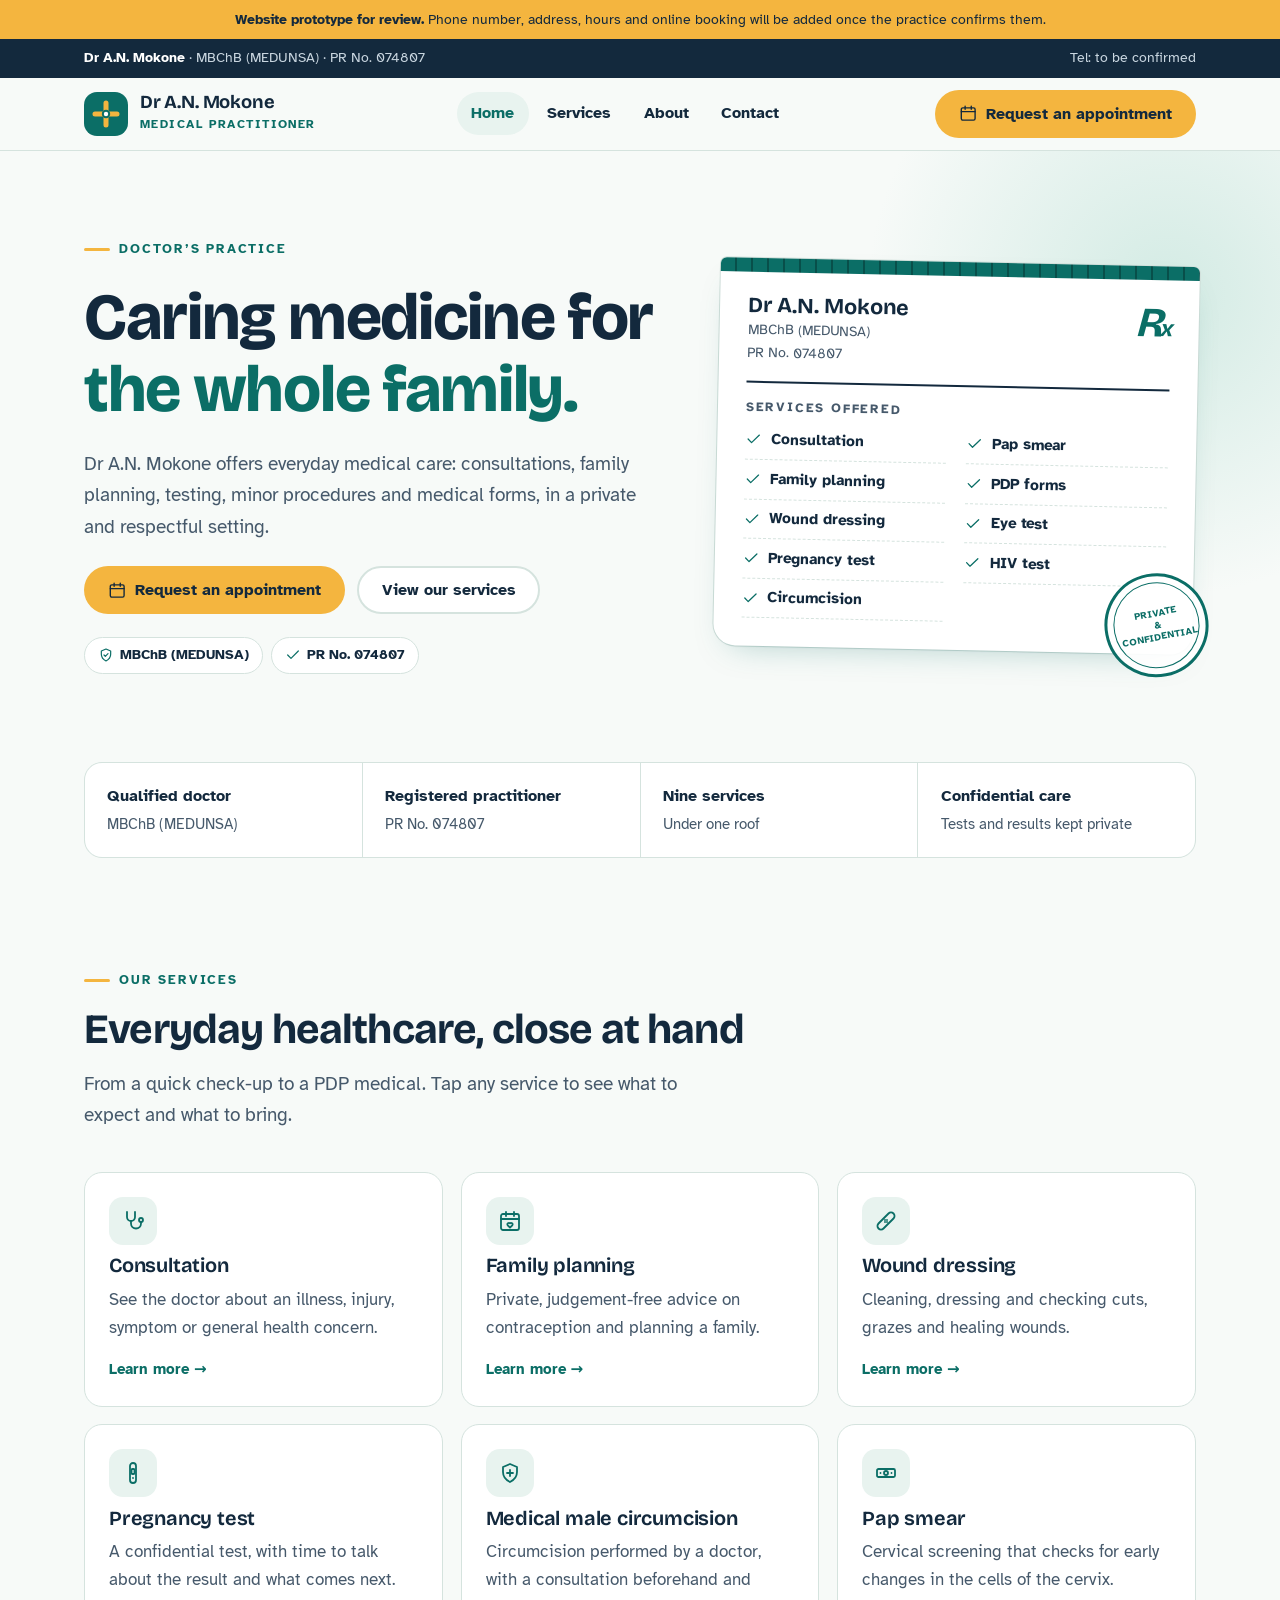
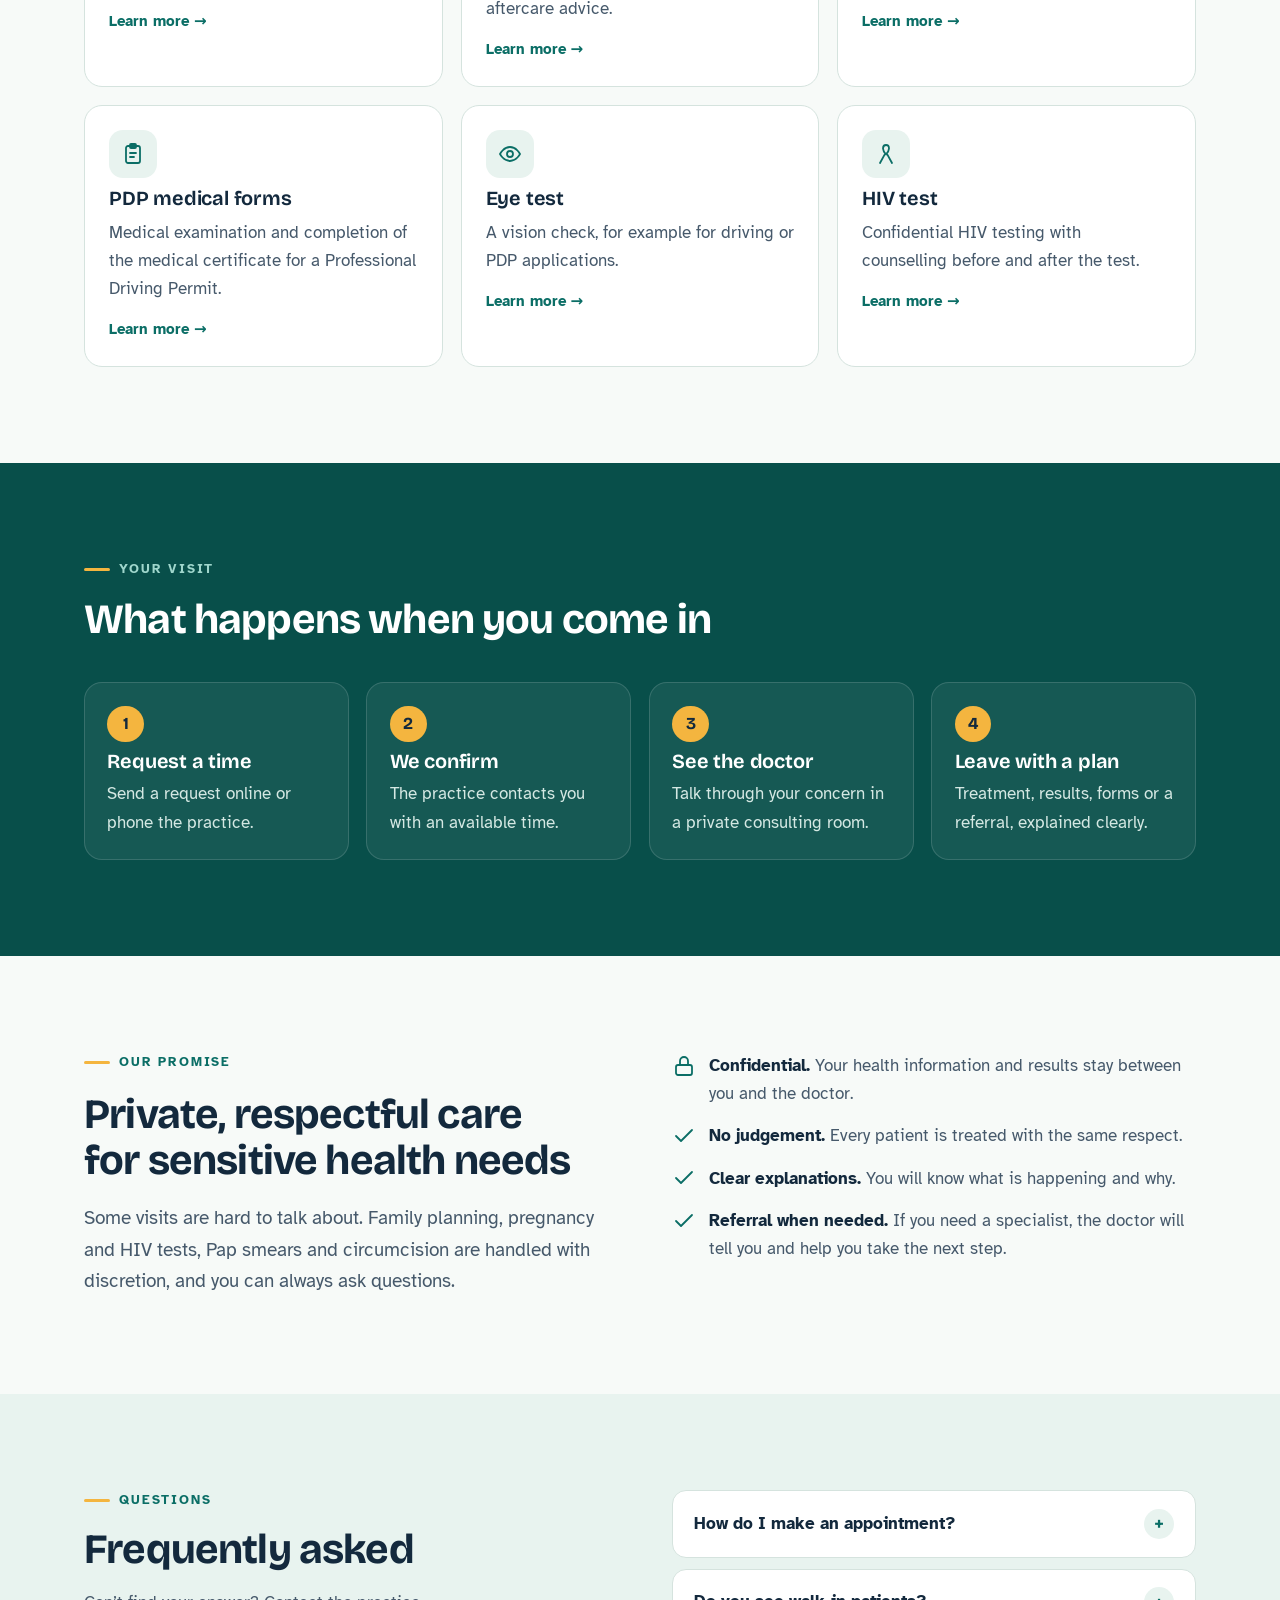
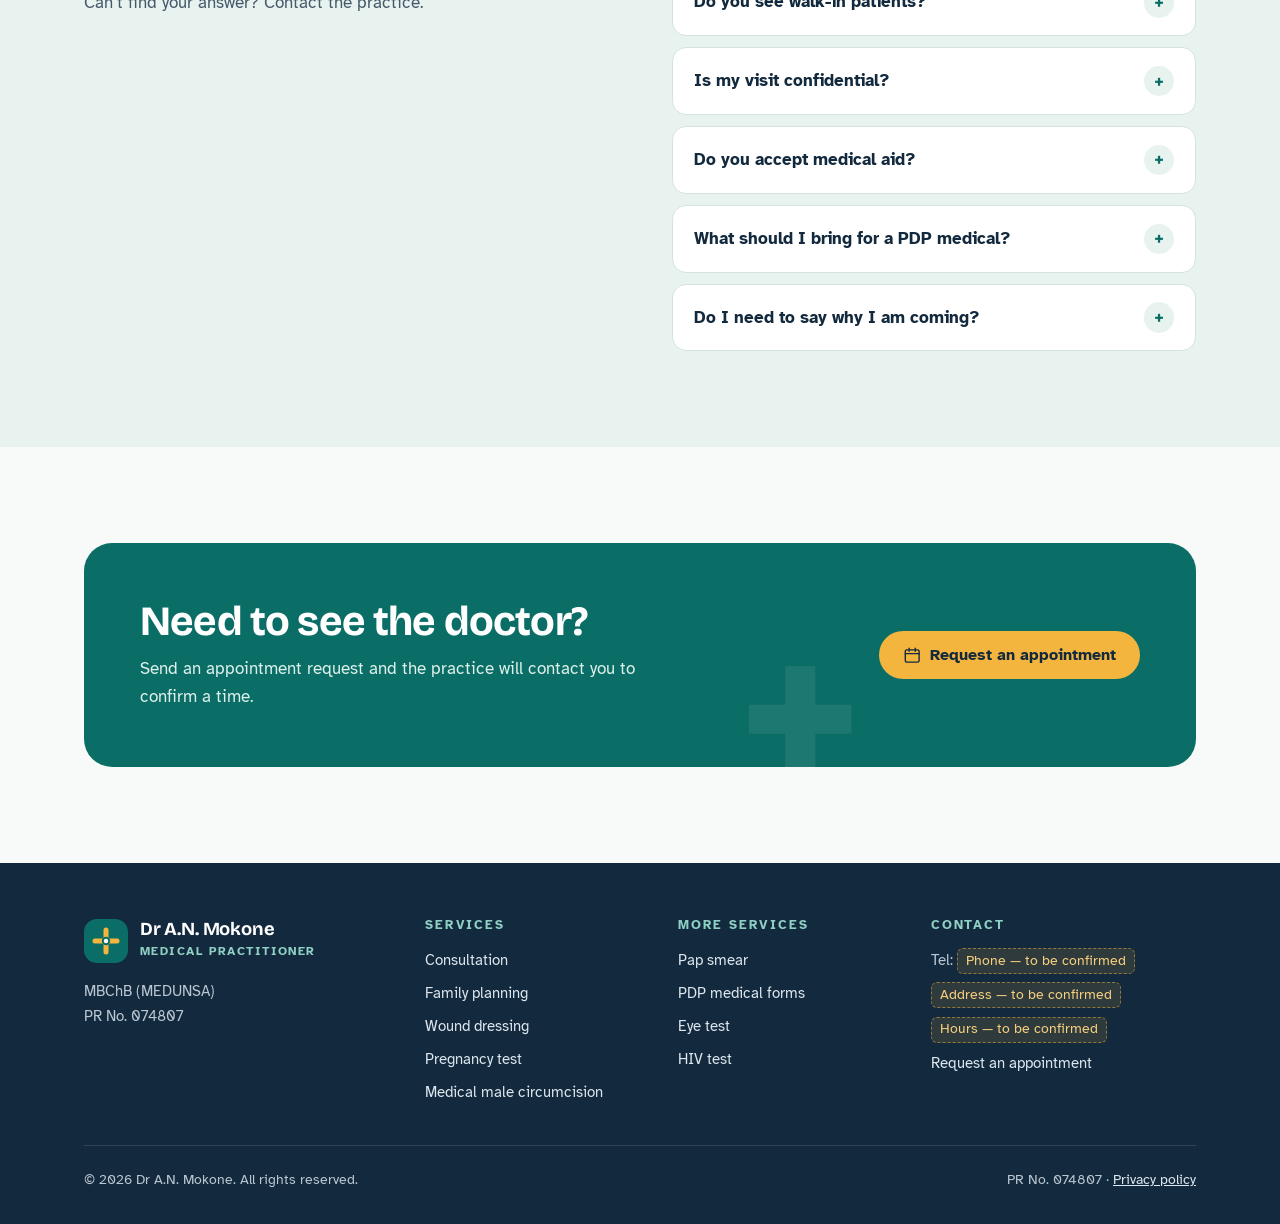
<file: index.html>
<!doctype html>
<html lang="en-ZA">
<head>
<meta charset="utf-8">
<meta name="viewport" content="width=device-width, initial-scale=1, viewport-fit=cover">
<title>Dr A.N. Mokone | Medical Practitioner</title>
<meta name="description" content="Dr A.N. Mokone, MBChB (MEDUNSA), PR No. 074807. Consultations, family planning, wound dressing, pregnancy and HIV testing, circumcision, Pap smears, PDP forms and eye tests.">
<link rel="icon" href="favicon.svg" type="image/svg+xml">
<link rel="preconnect" href="https://fonts.googleapis.com">
<link rel="preconnect" href="https://fonts.gstatic.com" crossorigin>
<link rel="stylesheet" href="https://fonts.googleapis.com/css2?family=Atkinson+Hyperlegible:wght@400;700&family=Bricolage+Grotesque:opsz,wght@12..96,600..800&display=swap">
<link rel="stylesheet" href="styles.css">
</head>
<body>
<a class="sr-only" href="#main">Skip to content</a>
<div class="proto" role="note"><strong>Website prototype for review.</strong> Phone number, address, hours and online booking will be added once the practice confirms them.</div>
<div class="topbar"><div class="wrap"><span><strong>Dr A.N. Mokone</strong> · MBChB (MEDUNSA) · PR No. 074807</span><span>Tel: <span data-phone>to be confirmed</span></span></div></div>
<header class="site-header">
  <div class="wrap">
    <a class="brand" href="index.html" aria-label="Dr A.N. Mokone, home">
      <svg class="brand-mark" viewBox="0 0 44 44" aria-hidden="true"><rect width="44" height="44" rx="13" fill="#0B6E66"/><path d="M22 11v22M11 22h22" stroke="#F4B53F" stroke-width="5" stroke-linecap="round"/><circle cx="22" cy="22" r="4.2" fill="#0B6E66"/><circle cx="22" cy="22" r="2.2" fill="#fff"/></svg>
      <span><span class="brand-name">Dr A.N. Mokone</span><span class="brand-sub">Medical Practitioner</span></span>
    </a>
    <nav class="nav" id="site-nav" aria-label="Main">
      <ul><li><a href="index.html" aria-current="page">Home</a></li><li><a href="services.html">Services</a></li><li><a href="about.html">About</a></li><li><a href="contact.html">Contact</a></li><li class="nav-cta"><a href="contact.html#book">Request an appointment</a></li></ul>
    </nav>
    <div style="display:flex;gap:.5rem;align-items:center">
      <a class="btn btn-primary header-cta" href="contact.html#book"><svg viewBox="0 0 24 24" fill="none" stroke="currentColor" stroke-width="1.8" stroke-linecap="round" stroke-linejoin="round" aria-hidden="true" class=""><rect x="3" y="5" width="18" height="16" rx="2"/><path d="M3 10h18M8 3v4M16 3v4"/></svg>Request an appointment</a>
      <button class="menu-btn" type="button" aria-expanded="false" aria-controls="site-nav" aria-label="Open menu"><svg viewBox="0 0 24 24" fill="none" stroke="currentColor" stroke-width="1.8" stroke-linecap="round" stroke-linejoin="round" aria-hidden="true" class=""><path d="M4 6h16M4 12h16M4 18h16"/></svg></button>
    </div>
  </div>
</header>
<main id="main">

<section class="hero">
  <div class="wrap">
    <div class="hero-copy">
      <span class="eyebrow">Doctor’s practice</span>
      <h1>Caring medicine for <em>the whole family.</em></h1>
      <p class="lead">Dr A.N. Mokone offers everyday medical care: consultations, family planning, testing, minor procedures and medical forms, in a private and respectful setting.</p>
      <div class="btn-row">
        <a class="btn btn-primary" href="contact.html#book"><svg viewBox="0 0 24 24" fill="none" stroke="currentColor" stroke-width="1.8" stroke-linecap="round" stroke-linejoin="round" aria-hidden="true" class=""><rect x="3" y="5" width="18" height="16" rx="2"/><path d="M3 10h18M8 3v4M16 3v4"/></svg>Request an appointment</a>
        <a class="btn btn-ghost" href="services.html">View our services</a>
      </div>
      <div class="creds">
        <span class="chip"><svg viewBox="0 0 24 24" fill="none" stroke="currentColor" stroke-width="1.8" stroke-linecap="round" stroke-linejoin="round" aria-hidden="true" class=""><path d="M12 3l7 3v5c0 5-3 8-7 10-4-2-7-5-7-10V6z"/><path d="m9 12 2 2 4-4"/></svg>MBChB (MEDUNSA)</span>
        <span class="chip"><svg viewBox="0 0 24 24" fill="none" stroke="currentColor" stroke-width="1.8" stroke-linecap="round" stroke-linejoin="round" aria-hidden="true" class=""><path d="M20 6 9 17l-5-5"/></svg>PR No. 074807</span>
      </div>
    </div>
    <figure class="script" style="margin:0">
      <div class="script-head">
        <div><strong>Dr A.N. Mokone</strong><span>MBChB (MEDUNSA)</span><span>PR No. 074807</span></div>
        <span class="rx" aria-hidden="true">R<small>x</small></span>
      </div>
      <h2>Services offered</h2>
      <ul><li><svg viewBox="0 0 24 24" fill="none" stroke="currentColor" stroke-width="1.8" stroke-linecap="round" stroke-linejoin="round" aria-hidden="true" class=""><path d="M20 6 9 17l-5-5"/></svg>Consultation</li><li><svg viewBox="0 0 24 24" fill="none" stroke="currentColor" stroke-width="1.8" stroke-linecap="round" stroke-linejoin="round" aria-hidden="true" class=""><path d="M20 6 9 17l-5-5"/></svg>Family planning</li><li><svg viewBox="0 0 24 24" fill="none" stroke="currentColor" stroke-width="1.8" stroke-linecap="round" stroke-linejoin="round" aria-hidden="true" class=""><path d="M20 6 9 17l-5-5"/></svg>Wound dressing</li><li><svg viewBox="0 0 24 24" fill="none" stroke="currentColor" stroke-width="1.8" stroke-linecap="round" stroke-linejoin="round" aria-hidden="true" class=""><path d="M20 6 9 17l-5-5"/></svg>Pregnancy test</li><li><svg viewBox="0 0 24 24" fill="none" stroke="currentColor" stroke-width="1.8" stroke-linecap="round" stroke-linejoin="round" aria-hidden="true" class=""><path d="M20 6 9 17l-5-5"/></svg>Circumcision</li><li><svg viewBox="0 0 24 24" fill="none" stroke="currentColor" stroke-width="1.8" stroke-linecap="round" stroke-linejoin="round" aria-hidden="true" class=""><path d="M20 6 9 17l-5-5"/></svg>Pap smear</li><li><svg viewBox="0 0 24 24" fill="none" stroke="currentColor" stroke-width="1.8" stroke-linecap="round" stroke-linejoin="round" aria-hidden="true" class=""><path d="M20 6 9 17l-5-5"/></svg>PDP forms</li><li><svg viewBox="0 0 24 24" fill="none" stroke="currentColor" stroke-width="1.8" stroke-linecap="round" stroke-linejoin="round" aria-hidden="true" class=""><path d="M20 6 9 17l-5-5"/></svg>Eye test</li><li><svg viewBox="0 0 24 24" fill="none" stroke="currentColor" stroke-width="1.8" stroke-linecap="round" stroke-linejoin="round" aria-hidden="true" class=""><path d="M20 6 9 17l-5-5"/></svg>HIV test</li></ul>
      <div class="stamp" aria-hidden="true"><span>Private<br>&amp;<br>confidential</span></div>
    </figure>
  </div>
</section>

<section aria-label="Practice details" style="padding-bottom:1rem"><div class="wrap">
  <div class="facts">
    <div class="fact"><b>Qualified doctor</b><span>MBChB (MEDUNSA)</span></div>
    <div class="fact"><b>Registered practitioner</b><span>PR No. 074807</span></div>
    <div class="fact"><b>Nine services</b><span>Under one roof</span></div>
    <div class="fact"><b>Confidential care</b><span>Tests and results kept private</span></div>
  </div>
</div></section>

<section class="section"><div class="wrap">
  <div class="head"><span class="eyebrow">Our services</span><h2>Everyday healthcare, close at hand</h2><p class="lead">From a quick check-up to a PDP medical. Tap any service to see what to expect and what to bring.</p></div>
  <div class="grid-3"><a class="card" href="services.html#consultation"><span class="icon"><svg viewBox="0 0 24 24" fill="none" stroke="currentColor" stroke-width="1.8" stroke-linecap="round" stroke-linejoin="round" aria-hidden="true" class=""><path d="M6 3v5a4 4 0 0 0 8 0V3"/><path d="M10 12v2.5a5 5 0 0 0 10 0V13"/><circle cx="20" cy="11" r="2"/></svg></span><h3>Consultation</h3><p>See the doctor about an illness, injury, symptom or general health concern.</p><span class="more">Learn more →</span></a><a class="card" href="services.html#family-planning"><span class="icon"><svg viewBox="0 0 24 24" fill="none" stroke="currentColor" stroke-width="1.8" stroke-linecap="round" stroke-linejoin="round" aria-hidden="true" class=""><rect x="3" y="5" width="18" height="16" rx="2"/><path d="M3 10h18M8 3v4M16 3v4"/><path d="M12 18.5l-2.3-2.2a1.5 1.5 0 0 1 2.3-1.9 1.5 1.5 0 0 1 2.3 1.9z"/></svg></span><h3>Family planning</h3><p>Private, judgement-free advice on contraception and planning a family.</p><span class="more">Learn more →</span></a><a class="card" href="services.html#wound-dressing"><span class="icon"><svg viewBox="0 0 24 24" fill="none" stroke="currentColor" stroke-width="1.8" stroke-linecap="round" stroke-linejoin="round" aria-hidden="true" class=""><path d="M4.5 14.5l10-10a3.5 3.5 0 0 1 5 5l-10 10a3.5 3.5 0 0 1-5-5z"/><path d="M11 11h.01M13 13h.01M11 13h.01M13 11h.01"/></svg></span><h3>Wound dressing</h3><p>Cleaning, dressing and checking cuts, grazes and healing wounds.</p><span class="more">Learn more →</span></a><a class="card" href="services.html#pregnancy-test"><span class="icon"><svg viewBox="0 0 24 24" fill="none" stroke="currentColor" stroke-width="1.8" stroke-linecap="round" stroke-linejoin="round" aria-hidden="true" class=""><rect x="9" y="2" width="6" height="20" rx="3"/><rect x="10.5" y="8" width="3" height="5" rx="1"/><path d="M12 17h.01"/></svg></span><h3>Pregnancy test</h3><p>A confidential test, with time to talk about the result and what comes next.</p><span class="more">Learn more →</span></a><a class="card" href="services.html#circumcision"><span class="icon"><svg viewBox="0 0 24 24" fill="none" stroke="currentColor" stroke-width="1.8" stroke-linecap="round" stroke-linejoin="round" aria-hidden="true" class=""><path d="M12 3l7 3v5c0 5-3 8-7 10-4-2-7-5-7-10V6z"/><path d="M12 9v6M9 12h6"/></svg></span><h3>Medical male circumcision</h3><p>Circumcision performed by a doctor, with a consultation beforehand and aftercare advice.</p><span class="more">Learn more →</span></a><a class="card" href="services.html#pap-smear"><span class="icon"><svg viewBox="0 0 24 24" fill="none" stroke="currentColor" stroke-width="1.8" stroke-linecap="round" stroke-linejoin="round" aria-hidden="true" class=""><rect x="3" y="8" width="18" height="8" rx="1.5"/><circle cx="12" cy="12" r="2"/><path d="M6.5 12h.01M17.5 12h.01"/></svg></span><h3>Pap smear</h3><p>Cervical screening that checks for early changes in the cells of the cervix.</p><span class="more">Learn more →</span></a><a class="card" href="services.html#pdp-forms"><span class="icon"><svg viewBox="0 0 24 24" fill="none" stroke="currentColor" stroke-width="1.8" stroke-linecap="round" stroke-linejoin="round" aria-hidden="true" class=""><rect x="5" y="4" width="14" height="17" rx="2"/><rect x="9" y="2" width="6" height="4" rx="1"/><path d="M9 11h6M9 15h4"/></svg></span><h3>PDP medical forms</h3><p>Medical examination and completion of the medical certificate for a Professional Driving Permit.</p><span class="more">Learn more →</span></a><a class="card" href="services.html#eye-test"><span class="icon"><svg viewBox="0 0 24 24" fill="none" stroke="currentColor" stroke-width="1.8" stroke-linecap="round" stroke-linejoin="round" aria-hidden="true" class=""><path d="M2 12s3.5-7 10-7 10 7 10 7-3.5 7-10 7S2 12 2 12z"/><circle cx="12" cy="12" r="3"/></svg></span><h3>Eye test</h3><p>A vision check, for example for driving or PDP applications.</p><span class="more">Learn more →</span></a><a class="card" href="services.html#hiv-test"><span class="icon"><svg viewBox="0 0 24 24" fill="none" stroke="currentColor" stroke-width="1.8" stroke-linecap="round" stroke-linejoin="round" aria-hidden="true" class=""><path d="M12 3c-2 0-3 1.5-3 3.5 0 2.5 3 6 3 6s3-3.5 3-6C15 4.5 14 3 12 3z"/><path d="M10.6 12.6 6 21M13.4 12.6 18 21"/></svg></span><h3>HIV test</h3><p>Confidential HIV testing with counselling before and after the test.</p><span class="more">Learn more →</span></a></div>
</div></section>

<section class="section section-dark"><div class="wrap">
  <div class="head"><span class="eyebrow">Your visit</span><h2>What happens when you come in</h2></div>
  <ol class="steps">
    <li><h3>Request a time</h3><p>Send a request online or phone the practice.</p></li>
    <li><h3>We confirm</h3><p>The practice contacts you with an available time.</p></li>
    <li><h3>See the doctor</h3><p>Talk through your concern in a private consulting room.</p></li>
    <li><h3>Leave with a plan</h3><p>Treatment, results, forms or a referral, explained clearly.</p></li>
  </ol>
</div></section>

<section class="section"><div class="wrap split">
  <div style="display:grid;gap:1.2rem">
    <span class="eyebrow">Our promise</span>
    <h2>Private, respectful care for sensitive health needs</h2>
    <p class="lead">Some visits are hard to talk about. Family planning, pregnancy and HIV tests, Pap smears and circumcision are handled with discretion, and you can always ask questions.</p>
  </div>
  <ul class="ticks">
    <li><svg viewBox="0 0 24 24" fill="none" stroke="currentColor" stroke-width="1.8" stroke-linecap="round" stroke-linejoin="round" aria-hidden="true" class=""><rect x="4" y="11" width="16" height="10" rx="2"/><path d="M8 11V7a4 4 0 0 1 8 0v4"/></svg><span><b>Confidential.</b> Your health information and results stay between you and the doctor.</span></li>
    <li><svg viewBox="0 0 24 24" fill="none" stroke="currentColor" stroke-width="1.8" stroke-linecap="round" stroke-linejoin="round" aria-hidden="true" class=""><path d="M20 6 9 17l-5-5"/></svg><span><b>No judgement.</b> Every patient is treated with the same respect.</span></li>
    <li><svg viewBox="0 0 24 24" fill="none" stroke="currentColor" stroke-width="1.8" stroke-linecap="round" stroke-linejoin="round" aria-hidden="true" class=""><path d="M20 6 9 17l-5-5"/></svg><span><b>Clear explanations.</b> You will know what is happening and why.</span></li>
    <li><svg viewBox="0 0 24 24" fill="none" stroke="currentColor" stroke-width="1.8" stroke-linecap="round" stroke-linejoin="round" aria-hidden="true" class=""><path d="M20 6 9 17l-5-5"/></svg><span><b>Referral when needed.</b> If you need a specialist, the doctor will tell you and help you take the next step.</span></li>
  </ul>
</div></section>

<section class="section section-tint"><div class="wrap split">
  <div style="display:grid;gap:1rem"><span class="eyebrow">Questions</span><h2>Frequently asked</h2><p>Can’t find your answer? Contact the practice.</p></div>
  <div class="faq"><details><summary>How do I make an appointment?</summary><p>Use the appointment request form on the Contact page, or phone the practice. The practice will contact you to confirm a date and time. Your appointment is only booked once the practice confirms it.</p></details><details><summary>Do you see walk-in patients?</summary><p>Please contact the practice to find out whether walk-ins are seen and at what times.</p></details><details><summary>Is my visit confidential?</summary><p>Yes. Your consultation, test results and medical information are kept confidential. Tests such as HIV and pregnancy tests are done privately, and results are given to you directly.</p></details><details><summary>Do you accept medical aid?</summary><p>Please contact the practice for information about medical aid and consultation fees.</p></details><details><summary>What should I bring for a PDP medical?</summary><p>Bring your ID, your driving licence, any forms from the licensing office, and your glasses or contact lenses if you wear them.</p></details><details><summary>Do I need to say why I am coming?</summary><p>No. On the appointment form you can choose “I would rather discuss it with the doctor”. You never need to share personal medical details online.</p></details></div>
</div></section>
<section class="section"><div class="wrap"><div class="cta">
  <div><h2>Need to see the doctor?</h2><p>Send an appointment request and the practice will contact you to confirm a time.</p></div>
  <div class="btn-row"><a class="btn btn-primary" href="contact.html#book"><svg viewBox="0 0 24 24" fill="none" stroke="currentColor" stroke-width="1.8" stroke-linecap="round" stroke-linejoin="round" aria-hidden="true" class=""><rect x="3" y="5" width="18" height="16" rx="2"/><path d="M3 10h18M8 3v4M16 3v4"/></svg>Request an appointment</a></div>
</div></div></section>

</main>
<footer class="site-footer">
  <div class="wrap">
    <div class="cols">
      <div style="display:grid;gap:1rem;align-content:start">
        <a class="brand" href="index.html" aria-label="Dr A.N. Mokone, home">
      <svg class="brand-mark" viewBox="0 0 44 44" aria-hidden="true"><rect width="44" height="44" rx="13" fill="#0B6E66"/><path d="M22 11v22M11 22h22" stroke="#F4B53F" stroke-width="5" stroke-linecap="round"/><circle cx="22" cy="22" r="4.2" fill="#0B6E66"/><circle cx="22" cy="22" r="2.2" fill="#fff"/></svg>
      <span><span class="brand-name">Dr A.N. Mokone</span><span class="brand-sub">Medical Practitioner</span></span>
    </a>
        <p>MBChB (MEDUNSA)<br>PR No. 074807</p>
      </div>
      <div><h2>Services</h2><ul><li><a href="services.html#consultation">Consultation</a></li><li><a href="services.html#family-planning">Family planning</a></li><li><a href="services.html#wound-dressing">Wound dressing</a></li><li><a href="services.html#pregnancy-test">Pregnancy test</a></li><li><a href="services.html#circumcision">Medical male circumcision</a></li></ul></div>
      <div><h2>More services</h2><ul><li><a href="services.html#pap-smear">Pap smear</a></li><li><a href="services.html#pdp-forms">PDP medical forms</a></li><li><a href="services.html#eye-test">Eye test</a></li><li><a href="services.html#hiv-test">HIV test</a></li></ul></div>
      <div><h2>Contact</h2><ul>
        <li>Tel: <span data-phone><span class="placeholder">Phone — to be confirmed</span></span></li>
        <li><span class="placeholder">Address — to be confirmed</span></li>
        <li><span class="placeholder">Hours — to be confirmed</span></li>
        <li><a href="contact.html#book">Request an appointment</a></li>
      </ul></div>
    </div>
    <div class="legal"><span>© 2026 Dr A.N. Mokone. All rights reserved.</span><span>PR No. 074807 · <a href="privacy.html">Privacy policy</a></span></div>
  </div>
</footer>
<script src="site.js" defer></script>
</body>
</html>
</file>
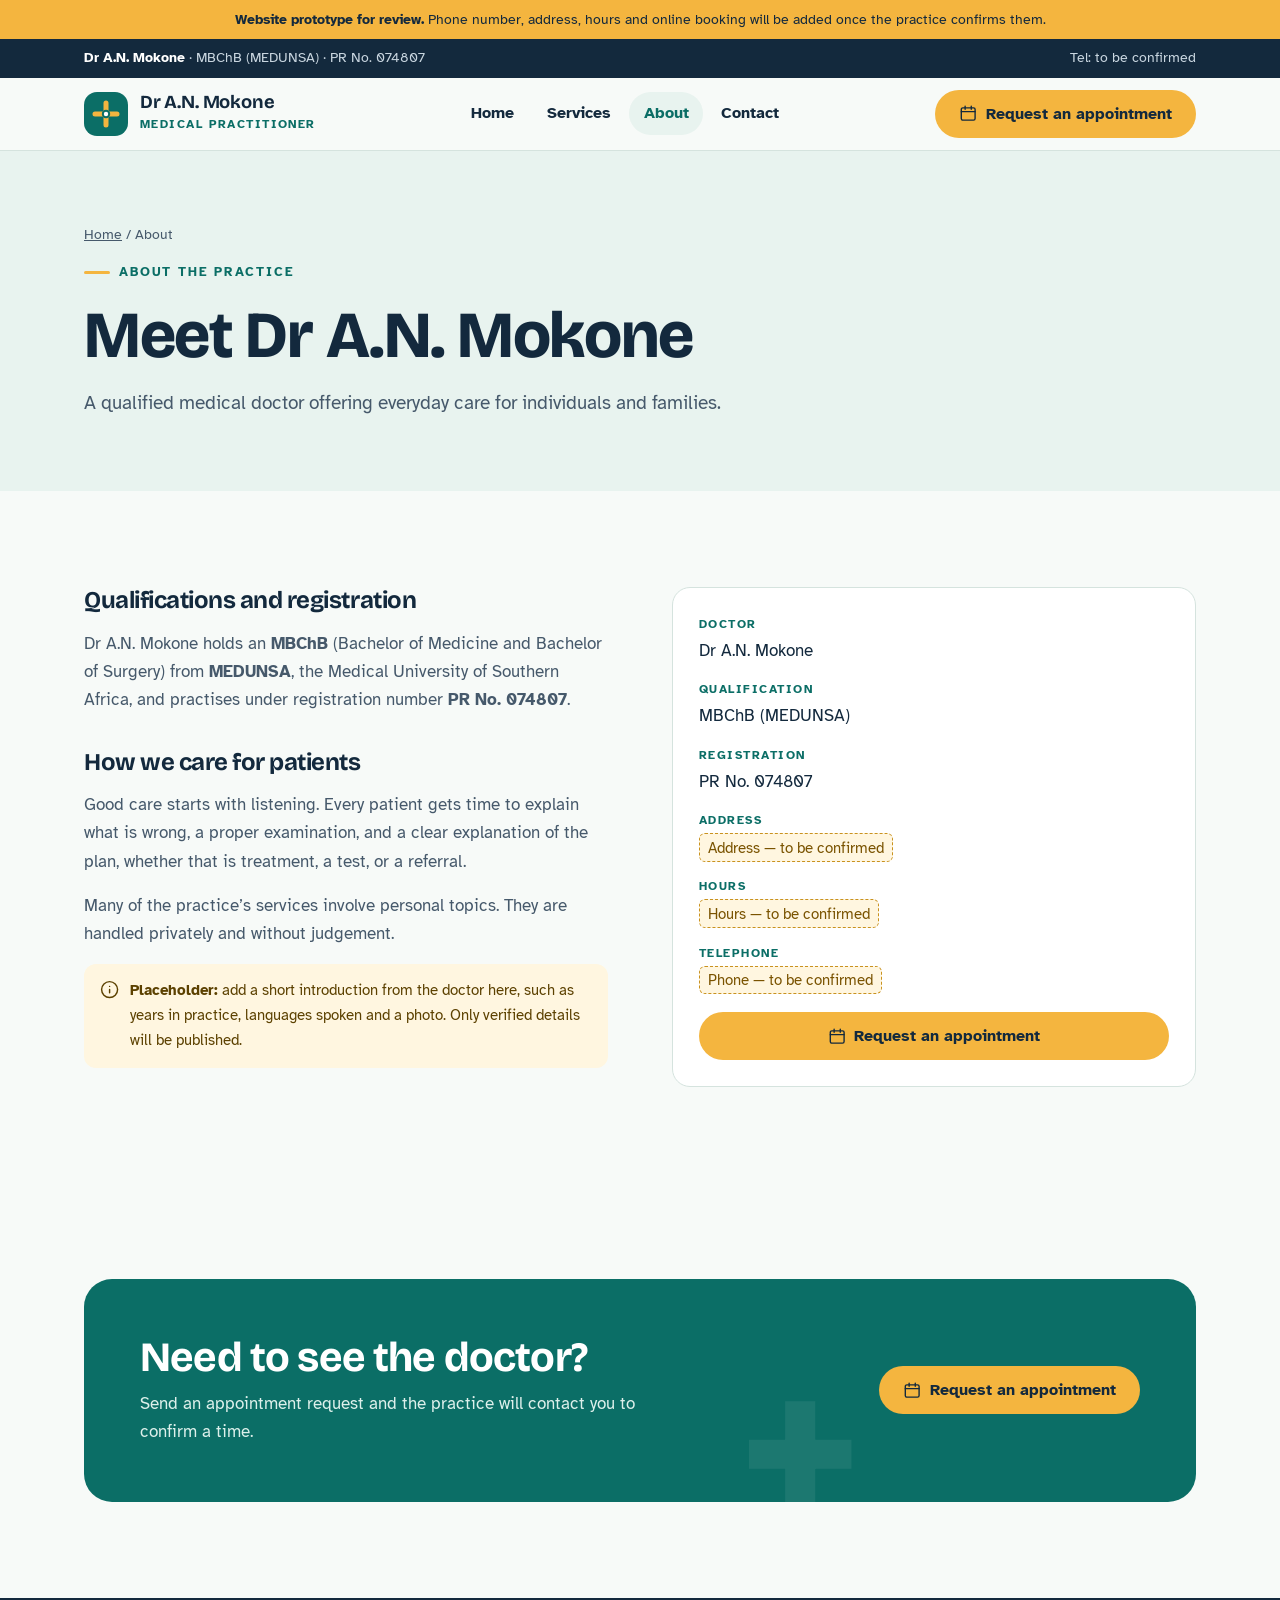
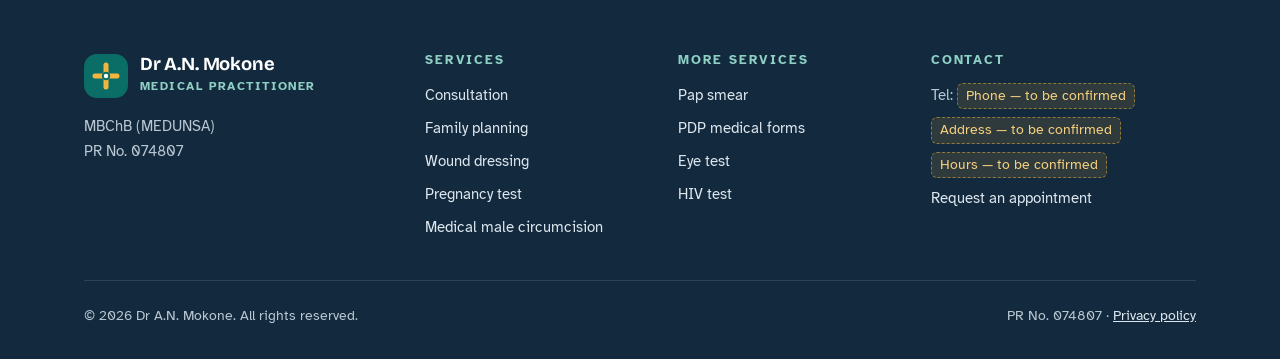
<file: about.html>
<!doctype html>
<html lang="en-ZA">
<head>
<meta charset="utf-8">
<meta name="viewport" content="width=device-width, initial-scale=1, viewport-fit=cover">
<title>About | Dr A.N. Mokone</title>
<meta name="description" content="About Dr A.N. Mokone, MBChB (MEDUNSA), PR No. 074807.">
<link rel="icon" href="favicon.svg" type="image/svg+xml">
<link rel="preconnect" href="https://fonts.googleapis.com">
<link rel="preconnect" href="https://fonts.gstatic.com" crossorigin>
<link rel="stylesheet" href="https://fonts.googleapis.com/css2?family=Atkinson+Hyperlegible:wght@400;700&family=Bricolage+Grotesque:opsz,wght@12..96,600..800&display=swap">
<link rel="stylesheet" href="styles.css">
</head>
<body>
<a class="sr-only" href="#main">Skip to content</a>
<div class="proto" role="note"><strong>Website prototype for review.</strong> Phone number, address, hours and online booking will be added once the practice confirms them.</div>
<div class="topbar"><div class="wrap"><span><strong>Dr A.N. Mokone</strong> · MBChB (MEDUNSA) · PR No. 074807</span><span>Tel: <span data-phone>to be confirmed</span></span></div></div>
<header class="site-header">
  <div class="wrap">
    <a class="brand" href="index.html" aria-label="Dr A.N. Mokone, home">
      <svg class="brand-mark" viewBox="0 0 44 44" aria-hidden="true"><rect width="44" height="44" rx="13" fill="#0B6E66"/><path d="M22 11v22M11 22h22" stroke="#F4B53F" stroke-width="5" stroke-linecap="round"/><circle cx="22" cy="22" r="4.2" fill="#0B6E66"/><circle cx="22" cy="22" r="2.2" fill="#fff"/></svg>
      <span><span class="brand-name">Dr A.N. Mokone</span><span class="brand-sub">Medical Practitioner</span></span>
    </a>
    <nav class="nav" id="site-nav" aria-label="Main">
      <ul><li><a href="index.html">Home</a></li><li><a href="services.html">Services</a></li><li><a href="about.html" aria-current="page">About</a></li><li><a href="contact.html">Contact</a></li><li class="nav-cta"><a href="contact.html#book">Request an appointment</a></li></ul>
    </nav>
    <div style="display:flex;gap:.5rem;align-items:center">
      <a class="btn btn-primary header-cta" href="contact.html#book"><svg viewBox="0 0 24 24" fill="none" stroke="currentColor" stroke-width="1.8" stroke-linecap="round" stroke-linejoin="round" aria-hidden="true" class=""><rect x="3" y="5" width="18" height="16" rx="2"/><path d="M3 10h18M8 3v4M16 3v4"/></svg>Request an appointment</a>
      <button class="menu-btn" type="button" aria-expanded="false" aria-controls="site-nav" aria-label="Open menu"><svg viewBox="0 0 24 24" fill="none" stroke="currentColor" stroke-width="1.8" stroke-linecap="round" stroke-linejoin="round" aria-hidden="true" class=""><path d="M4 6h16M4 12h16M4 18h16"/></svg></button>
    </div>
  </div>
</header>
<main id="main">

<section class="page-hero"><div class="wrap">
  <p class="crumbs"><a href="index.html">Home</a> / About</p>
  <span class="eyebrow">About the practice</span>
  <h1>Meet Dr A.N. Mokone</h1>
  <p class="lead">A qualified medical doctor offering everyday care for individuals and families.</p>
</div></section>
<section class="section"><div class="wrap split">
  <div class="prose">
    <h2 style="margin-top:0">Qualifications and registration</h2>
    <p>Dr A.N. Mokone holds an <b>MBChB</b> (Bachelor of Medicine and Bachelor of Surgery) from <b>MEDUNSA</b>, the Medical University of Southern Africa, and practises under registration number <b>PR No. 074807</b>.</p>
    <h2>How we care for patients</h2>
    <p>Good care starts with listening. Every patient gets time to explain what is wrong, a proper examination, and a clear explanation of the plan, whether that is treatment, a test, or a referral.</p>
    <p>Many of the practice’s services involve personal topics. They are handled privately and without judgement.</p>
    <div class="note"><svg viewBox="0 0 24 24" fill="none" stroke="currentColor" stroke-width="1.8" stroke-linecap="round" stroke-linejoin="round" aria-hidden="true" class=""><circle cx="12" cy="12" r="10"/><path d="M12 16v-4M12 8h.01"/></svg><span><b>Placeholder:</b> add a short introduction from the doctor here, such as years in practice, languages spoken and a photo. Only verified details will be published.</span></div>
  </div>
  <aside class="panel" aria-label="Practice details">
    <dl>
      <div><dt>Doctor</dt><dd>Dr A.N. Mokone</dd></div>
      <div><dt>Qualification</dt><dd>MBChB (MEDUNSA)</dd></div>
      <div><dt>Registration</dt><dd>PR No. 074807</dd></div>
      <div><dt>Address</dt><dd><span class="placeholder">Address — to be confirmed</span></dd></div>
      <div><dt>Hours</dt><dd><span class="placeholder">Hours — to be confirmed</span></dd></div>
      <div><dt>Telephone</dt><dd data-phone><span class="placeholder">Phone — to be confirmed</span></dd></div>
    </dl>
    <a class="btn btn-primary" href="contact.html#book"><svg viewBox="0 0 24 24" fill="none" stroke="currentColor" stroke-width="1.8" stroke-linecap="round" stroke-linejoin="round" aria-hidden="true" class=""><rect x="3" y="5" width="18" height="16" rx="2"/><path d="M3 10h18M8 3v4M16 3v4"/></svg>Request an appointment</a>
  </aside>
</div></section>
<section class="section"><div class="wrap"><div class="cta">
  <div><h2>Need to see the doctor?</h2><p>Send an appointment request and the practice will contact you to confirm a time.</p></div>
  <div class="btn-row"><a class="btn btn-primary" href="contact.html#book"><svg viewBox="0 0 24 24" fill="none" stroke="currentColor" stroke-width="1.8" stroke-linecap="round" stroke-linejoin="round" aria-hidden="true" class=""><rect x="3" y="5" width="18" height="16" rx="2"/><path d="M3 10h18M8 3v4M16 3v4"/></svg>Request an appointment</a></div>
</div></div></section>

</main>
<footer class="site-footer">
  <div class="wrap">
    <div class="cols">
      <div style="display:grid;gap:1rem;align-content:start">
        <a class="brand" href="index.html" aria-label="Dr A.N. Mokone, home">
      <svg class="brand-mark" viewBox="0 0 44 44" aria-hidden="true"><rect width="44" height="44" rx="13" fill="#0B6E66"/><path d="M22 11v22M11 22h22" stroke="#F4B53F" stroke-width="5" stroke-linecap="round"/><circle cx="22" cy="22" r="4.2" fill="#0B6E66"/><circle cx="22" cy="22" r="2.2" fill="#fff"/></svg>
      <span><span class="brand-name">Dr A.N. Mokone</span><span class="brand-sub">Medical Practitioner</span></span>
    </a>
        <p>MBChB (MEDUNSA)<br>PR No. 074807</p>
      </div>
      <div><h2>Services</h2><ul><li><a href="services.html#consultation">Consultation</a></li><li><a href="services.html#family-planning">Family planning</a></li><li><a href="services.html#wound-dressing">Wound dressing</a></li><li><a href="services.html#pregnancy-test">Pregnancy test</a></li><li><a href="services.html#circumcision">Medical male circumcision</a></li></ul></div>
      <div><h2>More services</h2><ul><li><a href="services.html#pap-smear">Pap smear</a></li><li><a href="services.html#pdp-forms">PDP medical forms</a></li><li><a href="services.html#eye-test">Eye test</a></li><li><a href="services.html#hiv-test">HIV test</a></li></ul></div>
      <div><h2>Contact</h2><ul>
        <li>Tel: <span data-phone><span class="placeholder">Phone — to be confirmed</span></span></li>
        <li><span class="placeholder">Address — to be confirmed</span></li>
        <li><span class="placeholder">Hours — to be confirmed</span></li>
        <li><a href="contact.html#book">Request an appointment</a></li>
      </ul></div>
    </div>
    <div class="legal"><span>© 2026 Dr A.N. Mokone. All rights reserved.</span><span>PR No. 074807 · <a href="privacy.html">Privacy policy</a></span></div>
  </div>
</footer>
<script src="site.js" defer></script>
</body>
</html>
</file>
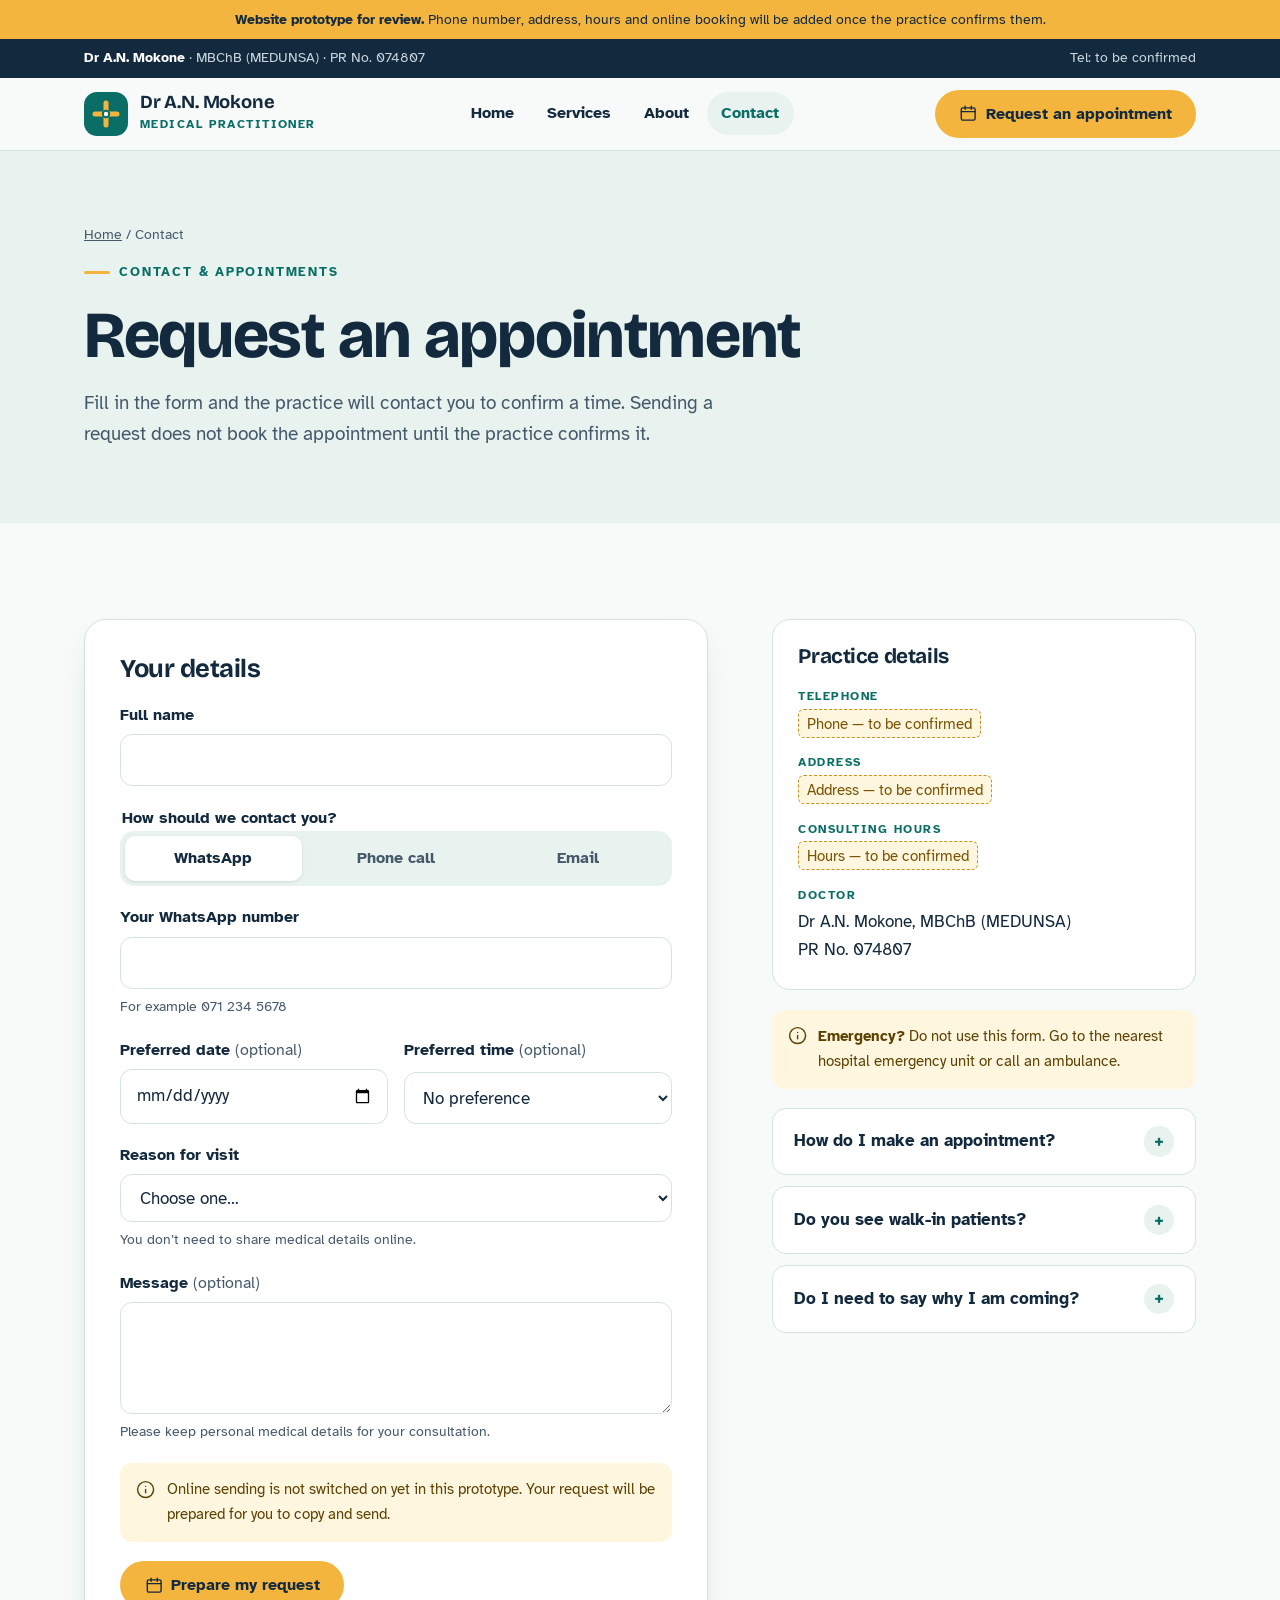
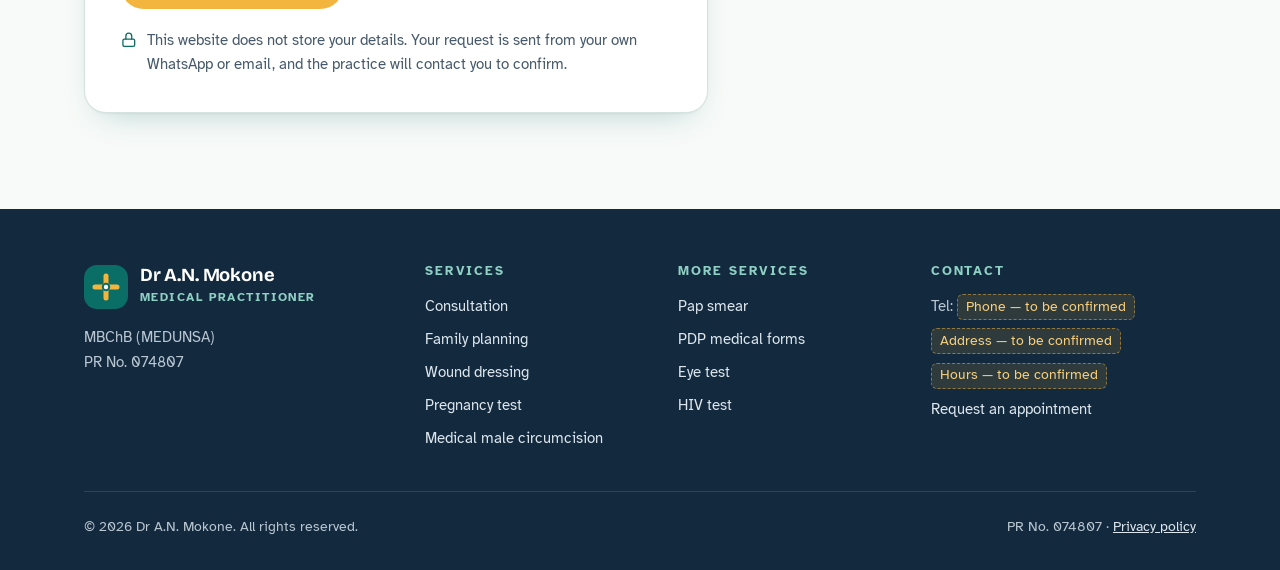
<file: contact.html>
<!doctype html>
<html lang="en-ZA">
<head>
<meta charset="utf-8">
<meta name="viewport" content="width=device-width, initial-scale=1, viewport-fit=cover">
<title>Contact | Dr A.N. Mokone</title>
<meta name="description" content="Request an appointment with Dr A.N. Mokone.">
<link rel="icon" href="favicon.svg" type="image/svg+xml">
<link rel="preconnect" href="https://fonts.googleapis.com">
<link rel="preconnect" href="https://fonts.gstatic.com" crossorigin>
<link rel="stylesheet" href="https://fonts.googleapis.com/css2?family=Atkinson+Hyperlegible:wght@400;700&family=Bricolage+Grotesque:opsz,wght@12..96,600..800&display=swap">
<link rel="stylesheet" href="styles.css">
</head>
<body>
<a class="sr-only" href="#main">Skip to content</a>
<div class="proto" role="note"><strong>Website prototype for review.</strong> Phone number, address, hours and online booking will be added once the practice confirms them.</div>
<div class="topbar"><div class="wrap"><span><strong>Dr A.N. Mokone</strong> · MBChB (MEDUNSA) · PR No. 074807</span><span>Tel: <span data-phone>to be confirmed</span></span></div></div>
<header class="site-header">
  <div class="wrap">
    <a class="brand" href="index.html" aria-label="Dr A.N. Mokone, home">
      <svg class="brand-mark" viewBox="0 0 44 44" aria-hidden="true"><rect width="44" height="44" rx="13" fill="#0B6E66"/><path d="M22 11v22M11 22h22" stroke="#F4B53F" stroke-width="5" stroke-linecap="round"/><circle cx="22" cy="22" r="4.2" fill="#0B6E66"/><circle cx="22" cy="22" r="2.2" fill="#fff"/></svg>
      <span><span class="brand-name">Dr A.N. Mokone</span><span class="brand-sub">Medical Practitioner</span></span>
    </a>
    <nav class="nav" id="site-nav" aria-label="Main">
      <ul><li><a href="index.html">Home</a></li><li><a href="services.html">Services</a></li><li><a href="about.html">About</a></li><li><a href="contact.html" aria-current="page">Contact</a></li><li class="nav-cta"><a href="contact.html#book">Request an appointment</a></li></ul>
    </nav>
    <div style="display:flex;gap:.5rem;align-items:center">
      <a class="btn btn-primary header-cta" href="contact.html#book"><svg viewBox="0 0 24 24" fill="none" stroke="currentColor" stroke-width="1.8" stroke-linecap="round" stroke-linejoin="round" aria-hidden="true" class=""><rect x="3" y="5" width="18" height="16" rx="2"/><path d="M3 10h18M8 3v4M16 3v4"/></svg>Request an appointment</a>
      <button class="menu-btn" type="button" aria-expanded="false" aria-controls="site-nav" aria-label="Open menu"><svg viewBox="0 0 24 24" fill="none" stroke="currentColor" stroke-width="1.8" stroke-linecap="round" stroke-linejoin="round" aria-hidden="true" class=""><path d="M4 6h16M4 12h16M4 18h16"/></svg></button>
    </div>
  </div>
</header>
<main id="main">

<section class="page-hero"><div class="wrap">
  <p class="crumbs"><a href="index.html">Home</a> / Contact</p>
  <span class="eyebrow">Contact &amp; appointments</span>
  <h1>Request an appointment</h1>
  <p class="lead">Fill in the form and the practice will contact you to confirm a time. Sending a request does not book the appointment until the practice confirms it.</p>
</div></section>
<section class="section"><div class="wrap split split-form">
  <div class="form-card" id="book" tabindex="-1">
    <h2 style="font-size:1.6rem;margin-bottom:1.2rem">Your details</h2>
    <form class="form" id="booking" novalidate>
      <div class="field"><label for="f-name">Full name</label><input class="input" id="f-name" name="name" autocomplete="name" maxlength="80"></div>
      <fieldset class="field"><legend>How should we contact you?</legend>
        <div class="seg">
          <label><input type="radio" name="method" value="whatsapp" checked><span>WhatsApp</span></label>
          <label><input type="radio" name="method" value="phone"><span>Phone call</span></label>
          <label><input type="radio" name="method" value="email"><span>Email</span></label>
        </div>
      </fieldset>
      <div class="field" id="contact-field"><label for="f-contact" id="f-contact-label">Your WhatsApp number</label><input class="input" id="f-contact" name="contact" type="tel" autocomplete="tel" inputmode="tel"><span class="hint" id="f-contact-hint">For example 071 234 5678</span></div>
      <div class="two">
        <div class="field"><label for="f-date">Preferred date <span class="opt">(optional)</span></label><input class="input" id="f-date" name="date" type="date"></div>
        <div class="field"><label for="f-time">Preferred time <span class="opt">(optional)</span></label><select class="input" id="f-time" name="time"><option value="">No preference</option><option>Morning</option><option>Midday</option><option>Afternoon</option></select></div>
      </div>
      <div class="field"><label for="f-reason">Reason for visit</label>
        <select class="input" id="f-reason" name="reason"><option value="">Choose one…</option><option>I would rather discuss it with the doctor</option><option>Consultation</option><option>Family planning</option><option>Wound dressing</option><option>Pregnancy test</option><option>Medical male circumcision</option><option>Pap smear</option><option>PDP medical forms</option><option>Eye test</option><option>HIV test</option><option>Other</option></select>
        <span class="hint">You don’t need to share medical details online.</span></div>
      <div class="field"><label for="f-msg">Message <span class="opt">(optional)</span></label><textarea class="input" id="f-msg" name="message" maxlength="500"></textarea><span class="hint">Please keep personal medical details for your consultation.</span></div>
      <div class="note" data-config-note><svg viewBox="0 0 24 24" fill="none" stroke="currentColor" stroke-width="1.8" stroke-linecap="round" stroke-linejoin="round" aria-hidden="true" class=""><circle cx="12" cy="12" r="10"/><path d="M12 16v-4M12 8h.01"/></svg><span>Online sending is not switched on yet in this prototype. Your request will be prepared for you to copy and send.</span></div>
      <div class="btn-row" id="actions"><button class="btn btn-primary" type="submit"><svg viewBox="0 0 24 24" fill="none" stroke="currentColor" stroke-width="1.8" stroke-linecap="round" stroke-linejoin="round" aria-hidden="true" class=""><rect x="3" y="5" width="18" height="16" rx="2"/><path d="M3 10h18M8 3v4M16 3v4"/></svg>Prepare my request</button></div>
      <p class="privacy"><svg viewBox="0 0 24 24" fill="none" stroke="currentColor" stroke-width="1.8" stroke-linecap="round" stroke-linejoin="round" aria-hidden="true" class=""><rect x="4" y="11" width="16" height="10" rx="2"/><path d="M8 11V7a4 4 0 0 1 8 0v4"/></svg><span>This website does not store your details. Your request is sent from your own WhatsApp or email, and the practice will contact you to confirm.</span></p>
    </form>
  </div>
  <div style="display:grid;gap:1.2rem;align-content:start">
    <aside class="panel" aria-label="Contact details">
      <h2 style="font-size:1.3rem">Practice details</h2>
      <dl>
        <div><dt>Telephone</dt><dd data-phone><span class="placeholder">Phone — to be confirmed</span></dd></div>
        <div><dt>Address</dt><dd><span class="placeholder">Address — to be confirmed</span></dd></div>
        <div><dt>Consulting hours</dt><dd><span class="placeholder">Hours — to be confirmed</span></dd></div>
        <div><dt>Doctor</dt><dd>Dr A.N. Mokone, MBChB (MEDUNSA)<br>PR No. 074807</dd></div>
      </dl>
    </aside>
    <div class="note"><svg viewBox="0 0 24 24" fill="none" stroke="currentColor" stroke-width="1.8" stroke-linecap="round" stroke-linejoin="round" aria-hidden="true" class=""><circle cx="12" cy="12" r="10"/><path d="M12 16v-4M12 8h.01"/></svg><span><b>Emergency?</b> Do not use this form. Go to the nearest hospital emergency unit or call an ambulance.</span></div>
    <div class="faq"><details><summary>How do I make an appointment?</summary><p>Use the appointment request form on the Contact page, or phone the practice. The practice will contact you to confirm a date and time. Your appointment is only booked once the practice confirms it.</p></details><details><summary>Do you see walk-in patients?</summary><p>Please contact the practice to find out whether walk-ins are seen and at what times.</p></details><details><summary>Do I need to say why I am coming?</summary><p>No. On the appointment form you can choose “I would rather discuss it with the doctor”. You never need to share personal medical details online.</p></details></div>
  </div>
</div></section>

</main>
<footer class="site-footer">
  <div class="wrap">
    <div class="cols">
      <div style="display:grid;gap:1rem;align-content:start">
        <a class="brand" href="index.html" aria-label="Dr A.N. Mokone, home">
      <svg class="brand-mark" viewBox="0 0 44 44" aria-hidden="true"><rect width="44" height="44" rx="13" fill="#0B6E66"/><path d="M22 11v22M11 22h22" stroke="#F4B53F" stroke-width="5" stroke-linecap="round"/><circle cx="22" cy="22" r="4.2" fill="#0B6E66"/><circle cx="22" cy="22" r="2.2" fill="#fff"/></svg>
      <span><span class="brand-name">Dr A.N. Mokone</span><span class="brand-sub">Medical Practitioner</span></span>
    </a>
        <p>MBChB (MEDUNSA)<br>PR No. 074807</p>
      </div>
      <div><h2>Services</h2><ul><li><a href="services.html#consultation">Consultation</a></li><li><a href="services.html#family-planning">Family planning</a></li><li><a href="services.html#wound-dressing">Wound dressing</a></li><li><a href="services.html#pregnancy-test">Pregnancy test</a></li><li><a href="services.html#circumcision">Medical male circumcision</a></li></ul></div>
      <div><h2>More services</h2><ul><li><a href="services.html#pap-smear">Pap smear</a></li><li><a href="services.html#pdp-forms">PDP medical forms</a></li><li><a href="services.html#eye-test">Eye test</a></li><li><a href="services.html#hiv-test">HIV test</a></li></ul></div>
      <div><h2>Contact</h2><ul>
        <li>Tel: <span data-phone><span class="placeholder">Phone — to be confirmed</span></span></li>
        <li><span class="placeholder">Address — to be confirmed</span></li>
        <li><span class="placeholder">Hours — to be confirmed</span></li>
        <li><a href="contact.html#book">Request an appointment</a></li>
      </ul></div>
    </div>
    <div class="legal"><span>© 2026 Dr A.N. Mokone. All rights reserved.</span><span>PR No. 074807 · <a href="privacy.html">Privacy policy</a></span></div>
  </div>
</footer>
<script src="site.js" defer></script>
</body>
</html>
</file>
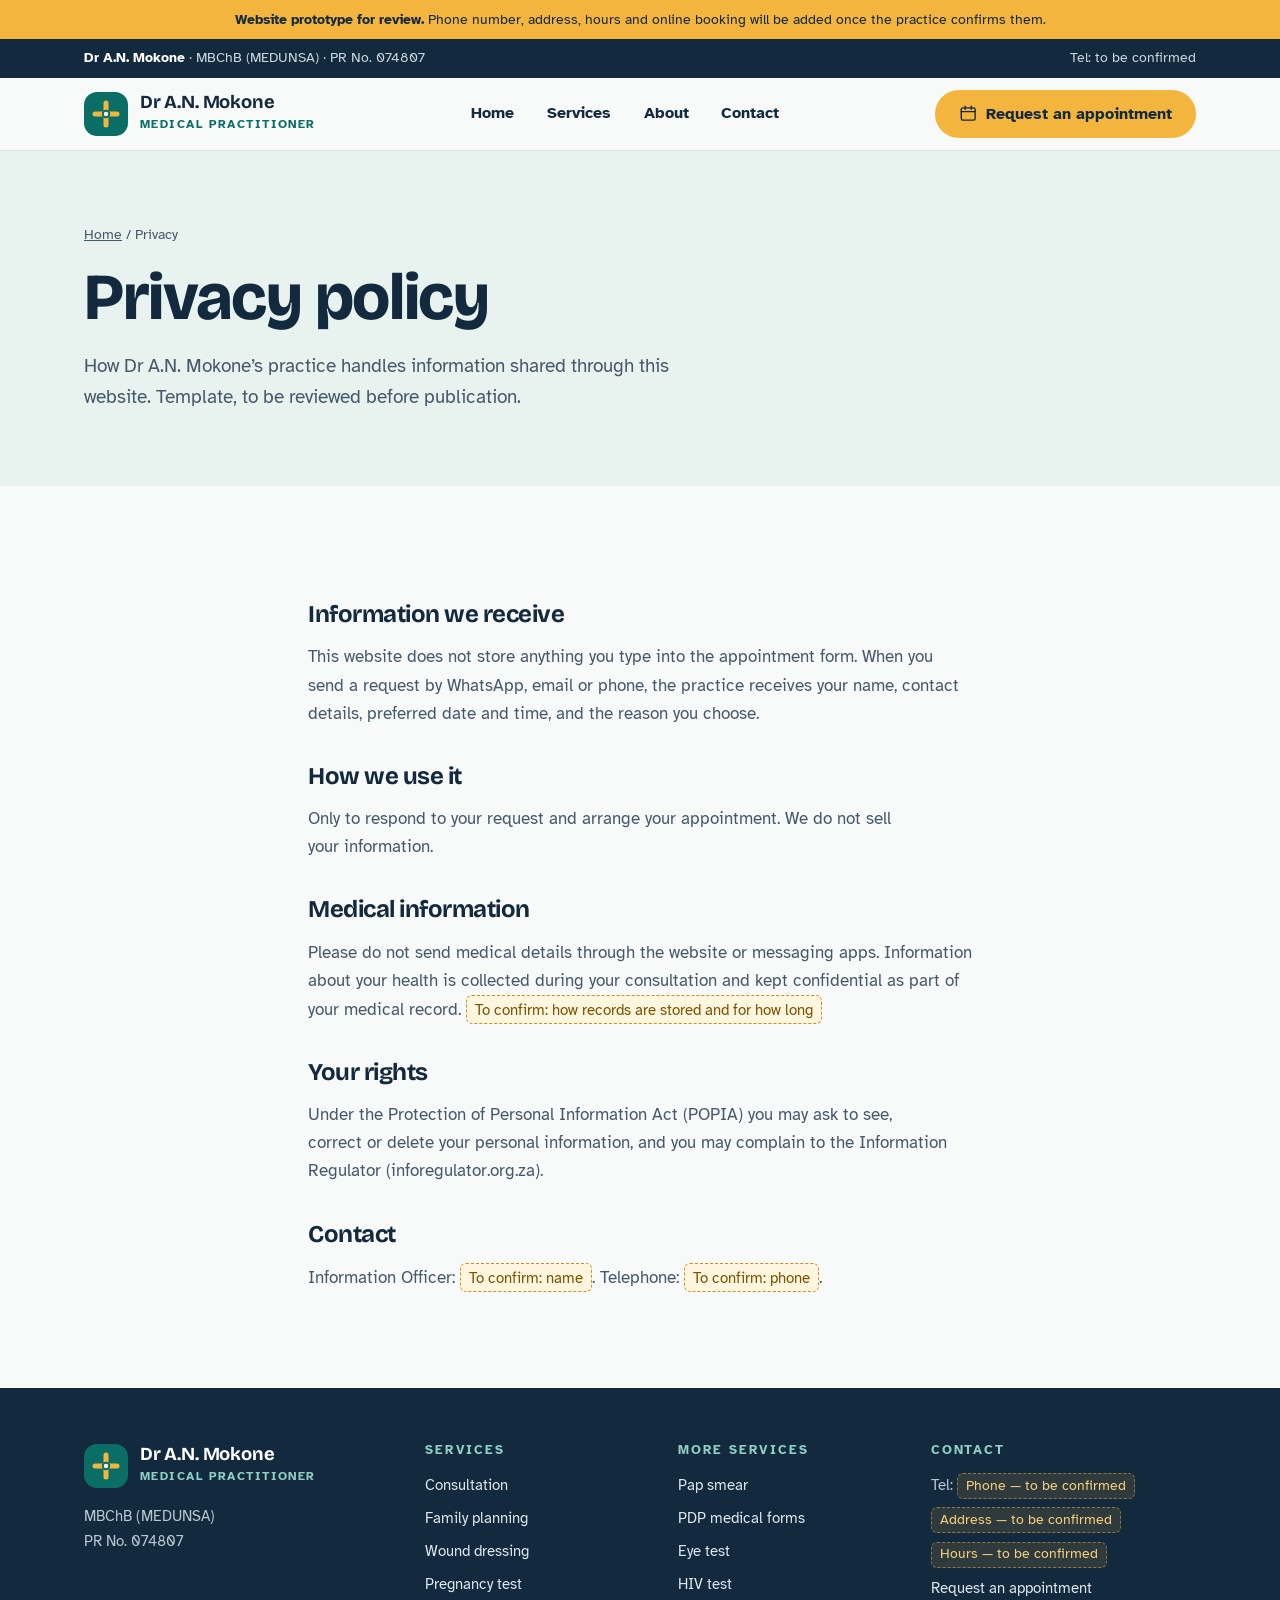
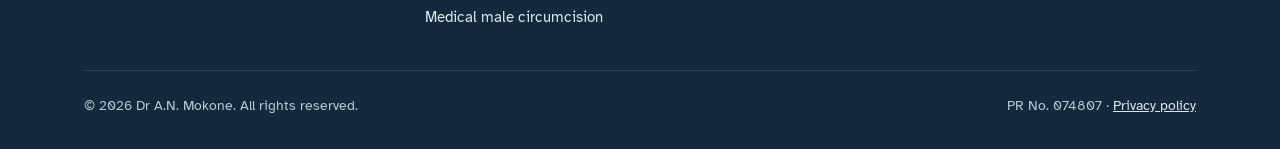
<file: privacy.html>
<!doctype html>
<html lang="en-ZA">
<head>
<meta charset="utf-8">
<meta name="viewport" content="width=device-width, initial-scale=1, viewport-fit=cover">
<title>Privacy | Dr A.N. Mokone</title>
<meta name="description" content="Privacy policy for Dr A.N. Mokone.">
<link rel="icon" href="favicon.svg" type="image/svg+xml">
<link rel="preconnect" href="https://fonts.googleapis.com">
<link rel="preconnect" href="https://fonts.gstatic.com" crossorigin>
<link rel="stylesheet" href="https://fonts.googleapis.com/css2?family=Atkinson+Hyperlegible:wght@400;700&family=Bricolage+Grotesque:opsz,wght@12..96,600..800&display=swap">
<link rel="stylesheet" href="styles.css">
</head>
<body>
<a class="sr-only" href="#main">Skip to content</a>
<div class="proto" role="note"><strong>Website prototype for review.</strong> Phone number, address, hours and online booking will be added once the practice confirms them.</div>
<div class="topbar"><div class="wrap"><span><strong>Dr A.N. Mokone</strong> · MBChB (MEDUNSA) · PR No. 074807</span><span>Tel: <span data-phone>to be confirmed</span></span></div></div>
<header class="site-header">
  <div class="wrap">
    <a class="brand" href="index.html" aria-label="Dr A.N. Mokone, home">
      <svg class="brand-mark" viewBox="0 0 44 44" aria-hidden="true"><rect width="44" height="44" rx="13" fill="#0B6E66"/><path d="M22 11v22M11 22h22" stroke="#F4B53F" stroke-width="5" stroke-linecap="round"/><circle cx="22" cy="22" r="4.2" fill="#0B6E66"/><circle cx="22" cy="22" r="2.2" fill="#fff"/></svg>
      <span><span class="brand-name">Dr A.N. Mokone</span><span class="brand-sub">Medical Practitioner</span></span>
    </a>
    <nav class="nav" id="site-nav" aria-label="Main">
      <ul><li><a href="index.html">Home</a></li><li><a href="services.html">Services</a></li><li><a href="about.html">About</a></li><li><a href="contact.html">Contact</a></li><li class="nav-cta"><a href="contact.html#book">Request an appointment</a></li></ul>
    </nav>
    <div style="display:flex;gap:.5rem;align-items:center">
      <a class="btn btn-primary header-cta" href="contact.html#book"><svg viewBox="0 0 24 24" fill="none" stroke="currentColor" stroke-width="1.8" stroke-linecap="round" stroke-linejoin="round" aria-hidden="true" class=""><rect x="3" y="5" width="18" height="16" rx="2"/><path d="M3 10h18M8 3v4M16 3v4"/></svg>Request an appointment</a>
      <button class="menu-btn" type="button" aria-expanded="false" aria-controls="site-nav" aria-label="Open menu"><svg viewBox="0 0 24 24" fill="none" stroke="currentColor" stroke-width="1.8" stroke-linecap="round" stroke-linejoin="round" aria-hidden="true" class=""><path d="M4 6h16M4 12h16M4 18h16"/></svg></button>
    </div>
  </div>
</header>
<main id="main">

<section class="page-hero"><div class="wrap"><p class="crumbs"><a href="index.html">Home</a> / Privacy</p><h1>Privacy policy</h1><p class="lead">How Dr A.N. Mokone’s practice handles information shared through this website. Template, to be reviewed before publication.</p></div></section>
<section class="section"><div class="wrap prose">
  <h2>Information we receive</h2>
  <p>This website does not store anything you type into the appointment form. When you send a request by WhatsApp, email or phone, the practice receives your name, contact details, preferred date and time, and the reason you choose.</p>
  <h2>How we use it</h2>
  <p>Only to respond to your request and arrange your appointment. We do not sell your information.</p>
  <h2>Medical information</h2>
  <p>Please do not send medical details through the website or messaging apps. Information about your health is collected during your consultation and kept confidential as part of your medical record. <span class="placeholder">To confirm: how records are stored and for how long</span></p>
  <h2>Your rights</h2>
  <p>Under the Protection of Personal Information Act (POPIA) you may ask to see, correct or delete your personal information, and you may complain to the Information Regulator (inforegulator.org.za).</p>
  <h2>Contact</h2>
  <p>Information Officer: <span class="placeholder">To confirm: name</span>. Telephone: <span data-phone><span class="placeholder">To confirm: phone</span></span>.</p>
</div></section>

</main>
<footer class="site-footer">
  <div class="wrap">
    <div class="cols">
      <div style="display:grid;gap:1rem;align-content:start">
        <a class="brand" href="index.html" aria-label="Dr A.N. Mokone, home">
      <svg class="brand-mark" viewBox="0 0 44 44" aria-hidden="true"><rect width="44" height="44" rx="13" fill="#0B6E66"/><path d="M22 11v22M11 22h22" stroke="#F4B53F" stroke-width="5" stroke-linecap="round"/><circle cx="22" cy="22" r="4.2" fill="#0B6E66"/><circle cx="22" cy="22" r="2.2" fill="#fff"/></svg>
      <span><span class="brand-name">Dr A.N. Mokone</span><span class="brand-sub">Medical Practitioner</span></span>
    </a>
        <p>MBChB (MEDUNSA)<br>PR No. 074807</p>
      </div>
      <div><h2>Services</h2><ul><li><a href="services.html#consultation">Consultation</a></li><li><a href="services.html#family-planning">Family planning</a></li><li><a href="services.html#wound-dressing">Wound dressing</a></li><li><a href="services.html#pregnancy-test">Pregnancy test</a></li><li><a href="services.html#circumcision">Medical male circumcision</a></li></ul></div>
      <div><h2>More services</h2><ul><li><a href="services.html#pap-smear">Pap smear</a></li><li><a href="services.html#pdp-forms">PDP medical forms</a></li><li><a href="services.html#eye-test">Eye test</a></li><li><a href="services.html#hiv-test">HIV test</a></li></ul></div>
      <div><h2>Contact</h2><ul>
        <li>Tel: <span data-phone><span class="placeholder">Phone — to be confirmed</span></span></li>
        <li><span class="placeholder">Address — to be confirmed</span></li>
        <li><span class="placeholder">Hours — to be confirmed</span></li>
        <li><a href="contact.html#book">Request an appointment</a></li>
      </ul></div>
    </div>
    <div class="legal"><span>© 2026 Dr A.N. Mokone. All rights reserved.</span><span>PR No. 074807 · <a href="privacy.html">Privacy policy</a></span></div>
  </div>
</footer>
<script src="site.js" defer></script>
</body>
</html>
</file>
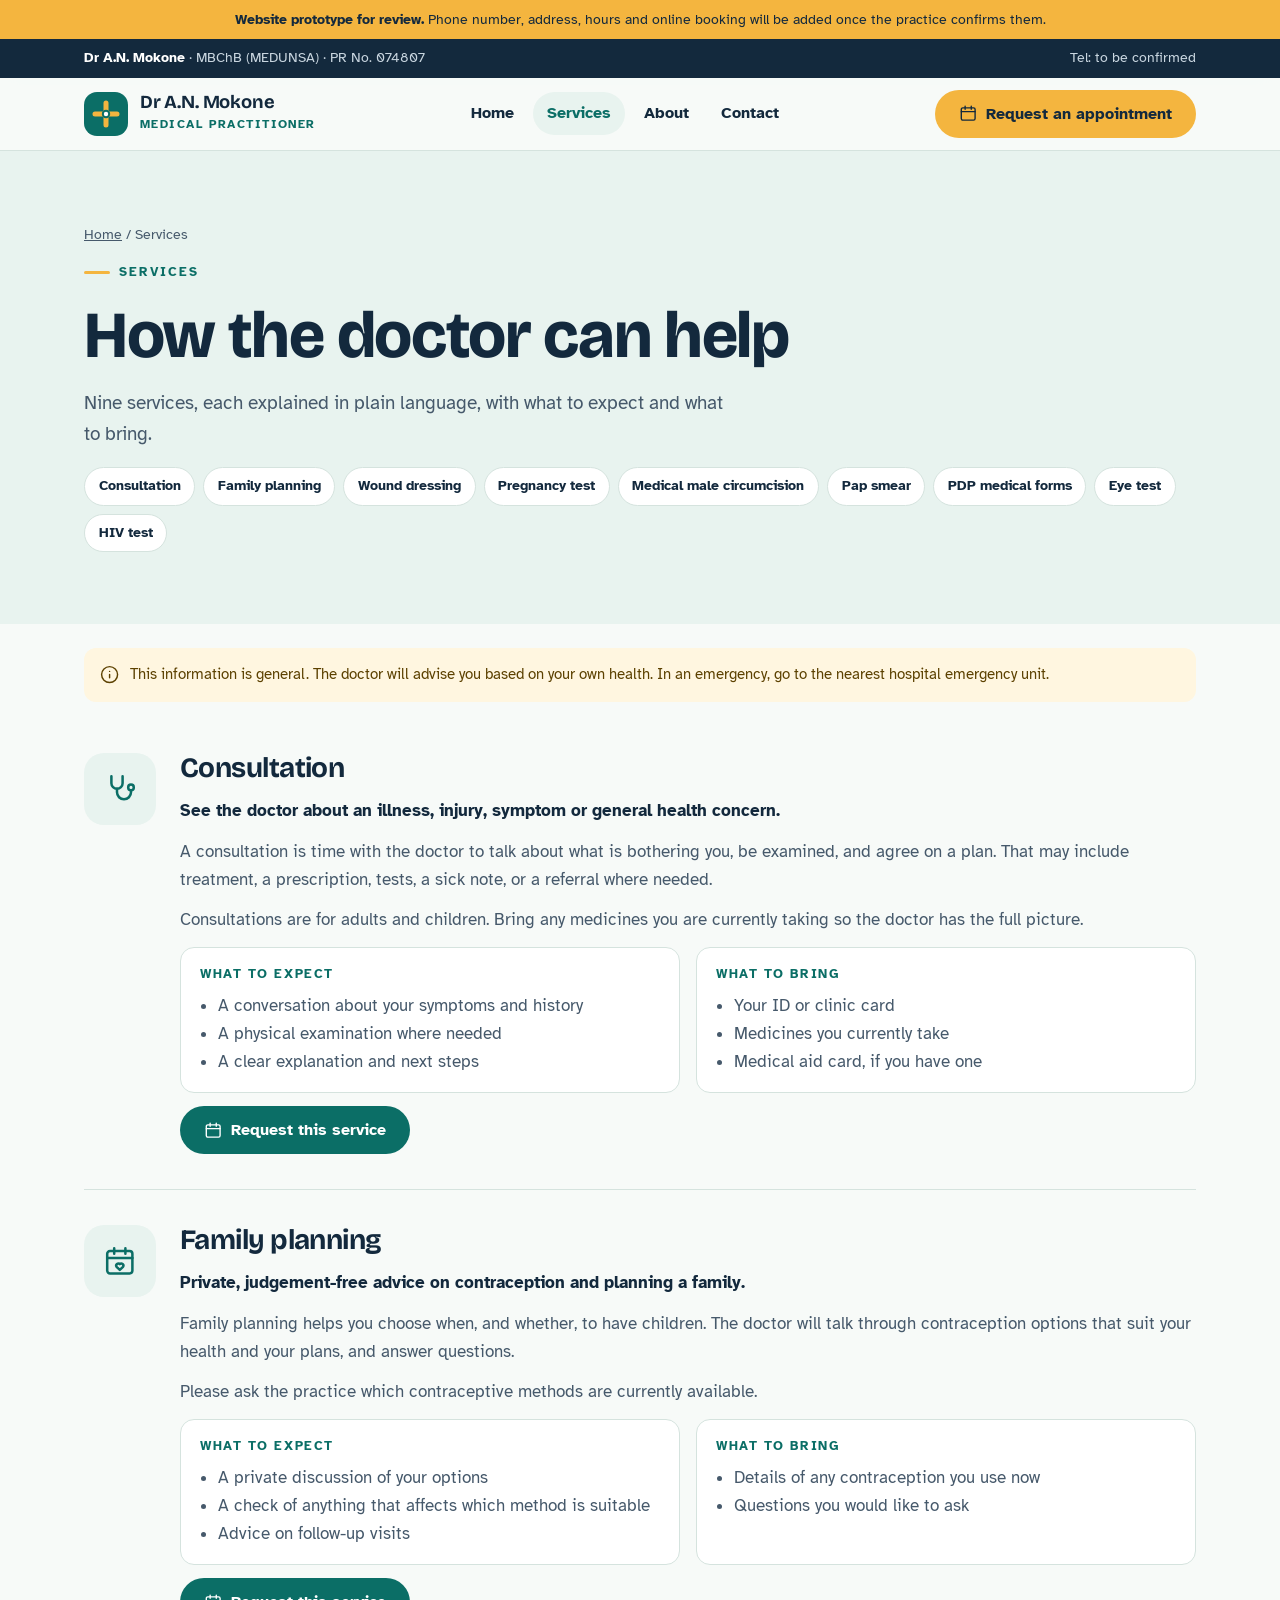
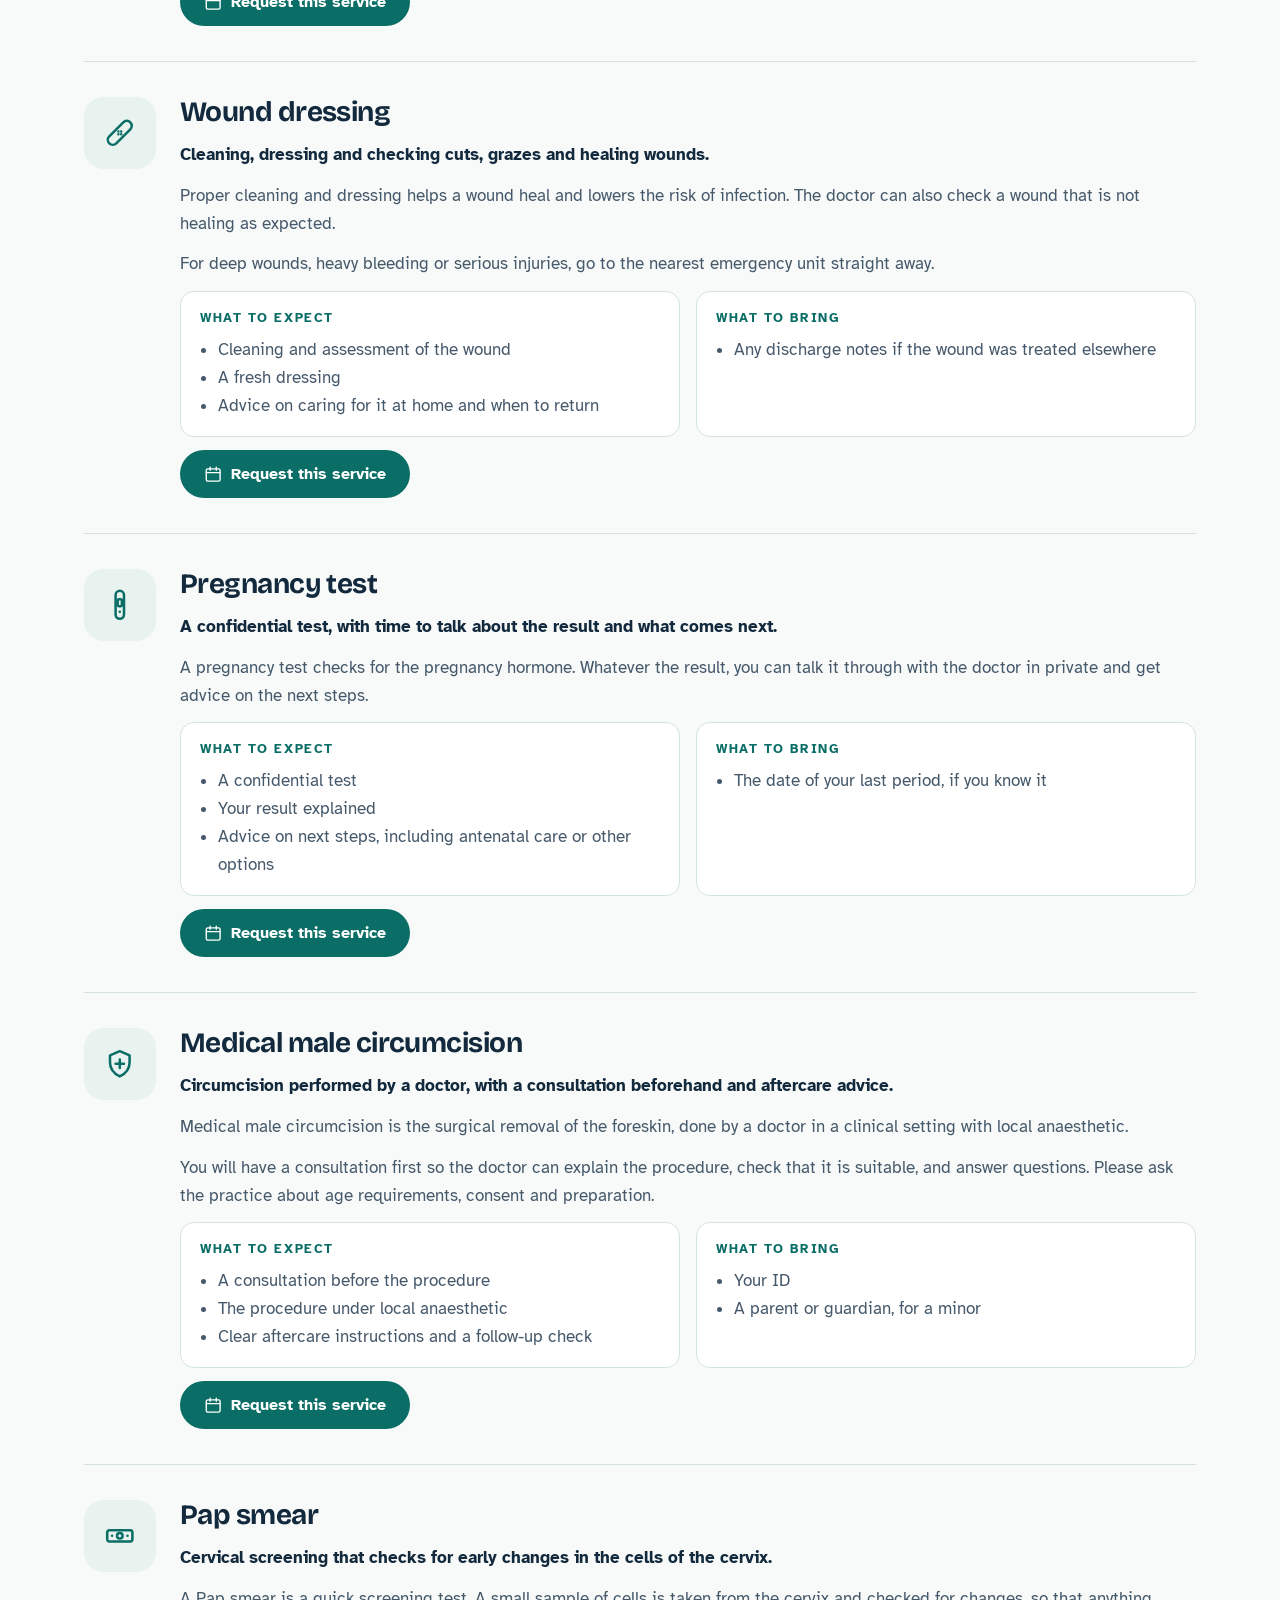
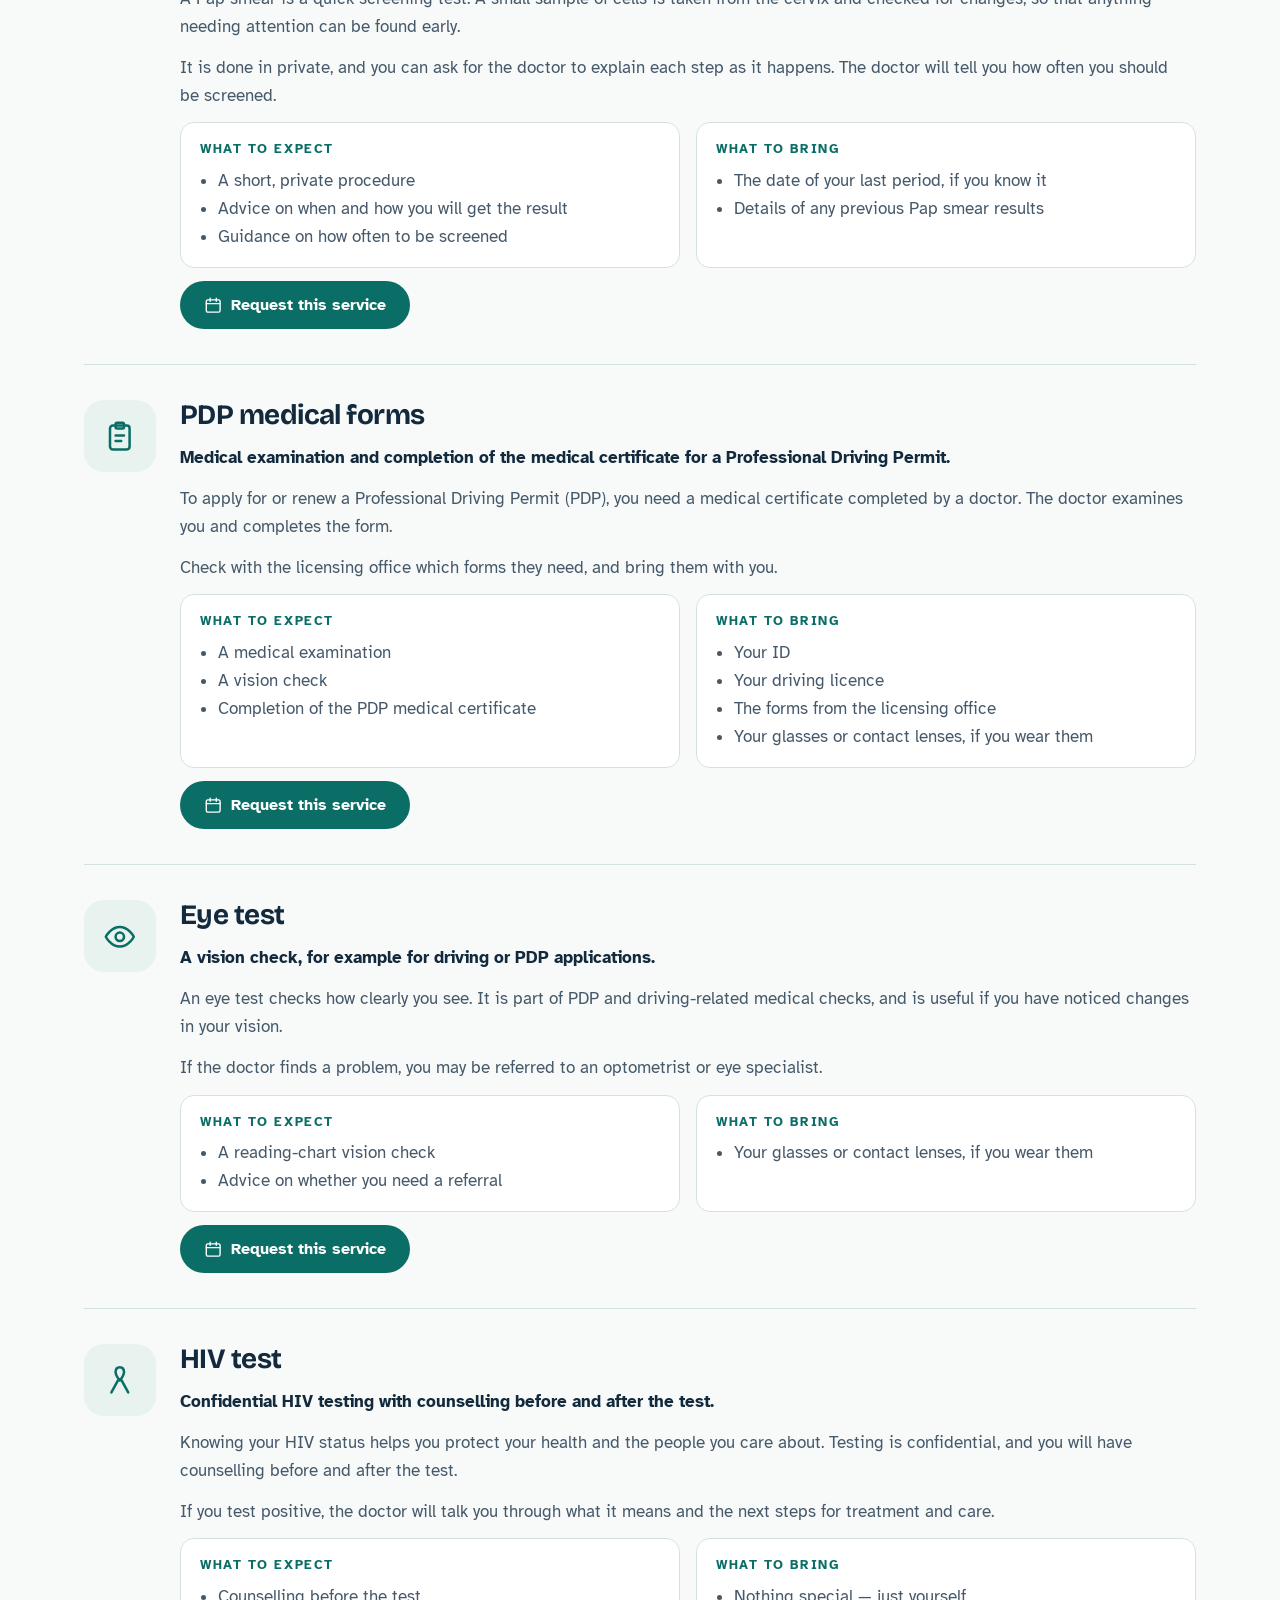
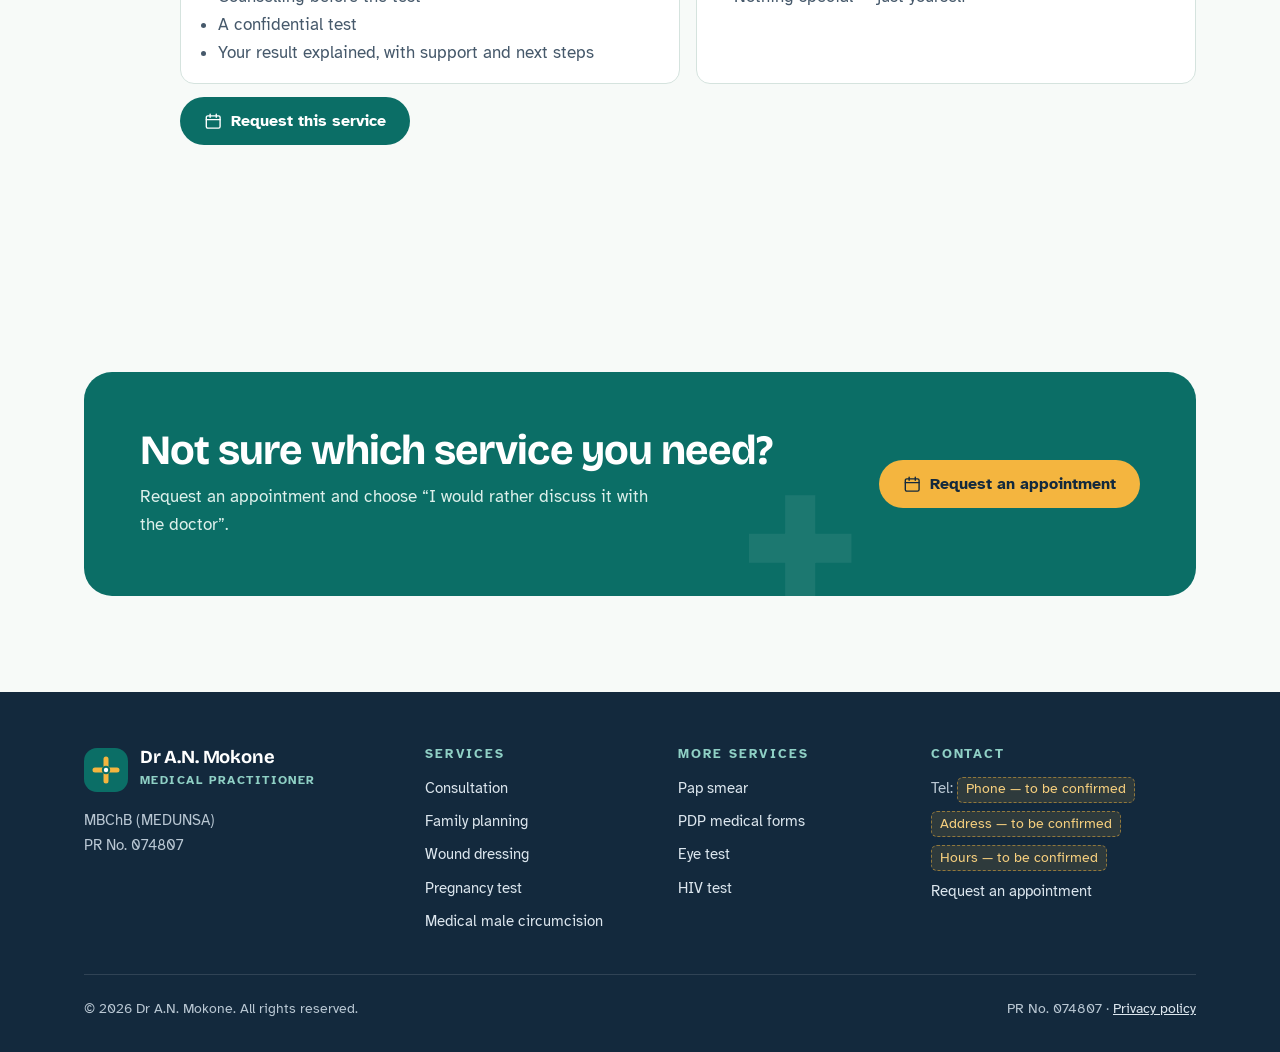
<file: services.html>
<!doctype html>
<html lang="en-ZA">
<head>
<meta charset="utf-8">
<meta name="viewport" content="width=device-width, initial-scale=1, viewport-fit=cover">
<title>Services | Dr A.N. Mokone</title>
<meta name="description" content="Consultation, family planning, wound dressing, pregnancy test, circumcision, Pap smear, PDP forms, eye test and HIV test.">
<link rel="icon" href="favicon.svg" type="image/svg+xml">
<link rel="preconnect" href="https://fonts.googleapis.com">
<link rel="preconnect" href="https://fonts.gstatic.com" crossorigin>
<link rel="stylesheet" href="https://fonts.googleapis.com/css2?family=Atkinson+Hyperlegible:wght@400;700&family=Bricolage+Grotesque:opsz,wght@12..96,600..800&display=swap">
<link rel="stylesheet" href="styles.css">
</head>
<body>
<a class="sr-only" href="#main">Skip to content</a>
<div class="proto" role="note"><strong>Website prototype for review.</strong> Phone number, address, hours and online booking will be added once the practice confirms them.</div>
<div class="topbar"><div class="wrap"><span><strong>Dr A.N. Mokone</strong> · MBChB (MEDUNSA) · PR No. 074807</span><span>Tel: <span data-phone>to be confirmed</span></span></div></div>
<header class="site-header">
  <div class="wrap">
    <a class="brand" href="index.html" aria-label="Dr A.N. Mokone, home">
      <svg class="brand-mark" viewBox="0 0 44 44" aria-hidden="true"><rect width="44" height="44" rx="13" fill="#0B6E66"/><path d="M22 11v22M11 22h22" stroke="#F4B53F" stroke-width="5" stroke-linecap="round"/><circle cx="22" cy="22" r="4.2" fill="#0B6E66"/><circle cx="22" cy="22" r="2.2" fill="#fff"/></svg>
      <span><span class="brand-name">Dr A.N. Mokone</span><span class="brand-sub">Medical Practitioner</span></span>
    </a>
    <nav class="nav" id="site-nav" aria-label="Main">
      <ul><li><a href="index.html">Home</a></li><li><a href="services.html" aria-current="page">Services</a></li><li><a href="about.html">About</a></li><li><a href="contact.html">Contact</a></li><li class="nav-cta"><a href="contact.html#book">Request an appointment</a></li></ul>
    </nav>
    <div style="display:flex;gap:.5rem;align-items:center">
      <a class="btn btn-primary header-cta" href="contact.html#book"><svg viewBox="0 0 24 24" fill="none" stroke="currentColor" stroke-width="1.8" stroke-linecap="round" stroke-linejoin="round" aria-hidden="true" class=""><rect x="3" y="5" width="18" height="16" rx="2"/><path d="M3 10h18M8 3v4M16 3v4"/></svg>Request an appointment</a>
      <button class="menu-btn" type="button" aria-expanded="false" aria-controls="site-nav" aria-label="Open menu"><svg viewBox="0 0 24 24" fill="none" stroke="currentColor" stroke-width="1.8" stroke-linecap="round" stroke-linejoin="round" aria-hidden="true" class=""><path d="M4 6h16M4 12h16M4 18h16"/></svg></button>
    </div>
  </div>
</header>
<main id="main">

<section class="page-hero"><div class="wrap">
  <p class="crumbs"><a href="index.html">Home</a> / Services</p>
  <span class="eyebrow">Services</span>
  <h1>How the doctor can help</h1>
  <p class="lead">Nine services, each explained in plain language, with what to expect and what to bring.</p>
  <nav class="jump" aria-label="Jump to a service"><a href="#consultation">Consultation</a><a href="#family-planning">Family planning</a><a href="#wound-dressing">Wound dressing</a><a href="#pregnancy-test">Pregnancy test</a><a href="#circumcision">Medical male circumcision</a><a href="#pap-smear">Pap smear</a><a href="#pdp-forms">PDP medical forms</a><a href="#eye-test">Eye test</a><a href="#hiv-test">HIV test</a></nav>
</div></section>
<section class="section" style="padding-top:1.5rem"><div class="wrap">
  <p class="note" style="margin-bottom:1rem"><svg viewBox="0 0 24 24" fill="none" stroke="currentColor" stroke-width="1.8" stroke-linecap="round" stroke-linejoin="round" aria-hidden="true" class=""><circle cx="12" cy="12" r="10"/><path d="M12 16v-4M12 8h.01"/></svg><span>This information is general. The doctor will advise you based on your own health. In an emergency, go to the nearest hospital emergency unit.</span></p>
  <article class="svc" id="consultation" aria-labelledby="consultation-t">
  <span class="icon"><svg viewBox="0 0 24 24" fill="none" stroke="currentColor" stroke-width="1.8" stroke-linecap="round" stroke-linejoin="round" aria-hidden="true" class=""><path d="M6 3v5a4 4 0 0 0 8 0V3"/><path d="M10 12v2.5a5 5 0 0 0 10 0V13"/><circle cx="20" cy="11" r="2"/></svg></span>
  <div class="svc-body">
    <h2 id="consultation-t" style="font-size:1.75rem">Consultation</h2>
    <p style="color:var(--ink);font-weight:700">See the doctor about an illness, injury, symptom or general health concern.</p>
    <p>A consultation is time with the doctor to talk about what is bothering you, be examined, and agree on a plan. That may include treatment, a prescription, tests, a sick note, or a referral where needed.</p><p>Consultations are for adults and children. Bring any medicines you are currently taking so the doctor has the full picture.</p>
    <div class="svc-cols"><div><h4>What to expect</h4><ul><li>A conversation about your symptoms and history</li><li>A physical examination where needed</li><li>A clear explanation and next steps</li></ul></div><div><h4>What to bring</h4><ul><li>Your ID or clinic card</li><li>Medicines you currently take</li><li>Medical aid card, if you have one</li></ul></div></div>
    <div class="btn-row"><a class="btn btn-teal" href="contact.html#book" data-reason="Consultation"><svg viewBox="0 0 24 24" fill="none" stroke="currentColor" stroke-width="1.8" stroke-linecap="round" stroke-linejoin="round" aria-hidden="true" class=""><rect x="3" y="5" width="18" height="16" rx="2"/><path d="M3 10h18M8 3v4M16 3v4"/></svg>Request this service</a></div>
  </div>
</article><article class="svc" id="family-planning" aria-labelledby="family-planning-t">
  <span class="icon"><svg viewBox="0 0 24 24" fill="none" stroke="currentColor" stroke-width="1.8" stroke-linecap="round" stroke-linejoin="round" aria-hidden="true" class=""><rect x="3" y="5" width="18" height="16" rx="2"/><path d="M3 10h18M8 3v4M16 3v4"/><path d="M12 18.5l-2.3-2.2a1.5 1.5 0 0 1 2.3-1.9 1.5 1.5 0 0 1 2.3 1.9z"/></svg></span>
  <div class="svc-body">
    <h2 id="family-planning-t" style="font-size:1.75rem">Family planning</h2>
    <p style="color:var(--ink);font-weight:700">Private, judgement-free advice on contraception and planning a family.</p>
    <p>Family planning helps you choose when, and whether, to have children. The doctor will talk through contraception options that suit your health and your plans, and answer questions.</p><p>Please ask the practice which contraceptive methods are currently available.</p>
    <div class="svc-cols"><div><h4>What to expect</h4><ul><li>A private discussion of your options</li><li>A check of anything that affects which method is suitable</li><li>Advice on follow-up visits</li></ul></div><div><h4>What to bring</h4><ul><li>Details of any contraception you use now</li><li>Questions you would like to ask</li></ul></div></div>
    <div class="btn-row"><a class="btn btn-teal" href="contact.html#book" data-reason="Family planning"><svg viewBox="0 0 24 24" fill="none" stroke="currentColor" stroke-width="1.8" stroke-linecap="round" stroke-linejoin="round" aria-hidden="true" class=""><rect x="3" y="5" width="18" height="16" rx="2"/><path d="M3 10h18M8 3v4M16 3v4"/></svg>Request this service</a></div>
  </div>
</article><article class="svc" id="wound-dressing" aria-labelledby="wound-dressing-t">
  <span class="icon"><svg viewBox="0 0 24 24" fill="none" stroke="currentColor" stroke-width="1.8" stroke-linecap="round" stroke-linejoin="round" aria-hidden="true" class=""><path d="M4.5 14.5l10-10a3.5 3.5 0 0 1 5 5l-10 10a3.5 3.5 0 0 1-5-5z"/><path d="M11 11h.01M13 13h.01M11 13h.01M13 11h.01"/></svg></span>
  <div class="svc-body">
    <h2 id="wound-dressing-t" style="font-size:1.75rem">Wound dressing</h2>
    <p style="color:var(--ink);font-weight:700">Cleaning, dressing and checking cuts, grazes and healing wounds.</p>
    <p>Proper cleaning and dressing helps a wound heal and lowers the risk of infection. The doctor can also check a wound that is not healing as expected.</p><p>For deep wounds, heavy bleeding or serious injuries, go to the nearest emergency unit straight away.</p>
    <div class="svc-cols"><div><h4>What to expect</h4><ul><li>Cleaning and assessment of the wound</li><li>A fresh dressing</li><li>Advice on caring for it at home and when to return</li></ul></div><div><h4>What to bring</h4><ul><li>Any discharge notes if the wound was treated elsewhere</li></ul></div></div>
    <div class="btn-row"><a class="btn btn-teal" href="contact.html#book" data-reason="Wound dressing"><svg viewBox="0 0 24 24" fill="none" stroke="currentColor" stroke-width="1.8" stroke-linecap="round" stroke-linejoin="round" aria-hidden="true" class=""><rect x="3" y="5" width="18" height="16" rx="2"/><path d="M3 10h18M8 3v4M16 3v4"/></svg>Request this service</a></div>
  </div>
</article><article class="svc" id="pregnancy-test" aria-labelledby="pregnancy-test-t">
  <span class="icon"><svg viewBox="0 0 24 24" fill="none" stroke="currentColor" stroke-width="1.8" stroke-linecap="round" stroke-linejoin="round" aria-hidden="true" class=""><rect x="9" y="2" width="6" height="20" rx="3"/><rect x="10.5" y="8" width="3" height="5" rx="1"/><path d="M12 17h.01"/></svg></span>
  <div class="svc-body">
    <h2 id="pregnancy-test-t" style="font-size:1.75rem">Pregnancy test</h2>
    <p style="color:var(--ink);font-weight:700">A confidential test, with time to talk about the result and what comes next.</p>
    <p>A pregnancy test checks for the pregnancy hormone. Whatever the result, you can talk it through with the doctor in private and get advice on the next steps.</p>
    <div class="svc-cols"><div><h4>What to expect</h4><ul><li>A confidential test</li><li>Your result explained</li><li>Advice on next steps, including antenatal care or other options</li></ul></div><div><h4>What to bring</h4><ul><li>The date of your last period, if you know it</li></ul></div></div>
    <div class="btn-row"><a class="btn btn-teal" href="contact.html#book" data-reason="Pregnancy test"><svg viewBox="0 0 24 24" fill="none" stroke="currentColor" stroke-width="1.8" stroke-linecap="round" stroke-linejoin="round" aria-hidden="true" class=""><rect x="3" y="5" width="18" height="16" rx="2"/><path d="M3 10h18M8 3v4M16 3v4"/></svg>Request this service</a></div>
  </div>
</article><article class="svc" id="circumcision" aria-labelledby="circumcision-t">
  <span class="icon"><svg viewBox="0 0 24 24" fill="none" stroke="currentColor" stroke-width="1.8" stroke-linecap="round" stroke-linejoin="round" aria-hidden="true" class=""><path d="M12 3l7 3v5c0 5-3 8-7 10-4-2-7-5-7-10V6z"/><path d="M12 9v6M9 12h6"/></svg></span>
  <div class="svc-body">
    <h2 id="circumcision-t" style="font-size:1.75rem">Medical male circumcision</h2>
    <p style="color:var(--ink);font-weight:700">Circumcision performed by a doctor, with a consultation beforehand and aftercare advice.</p>
    <p>Medical male circumcision is the surgical removal of the foreskin, done by a doctor in a clinical setting with local anaesthetic.</p><p>You will have a consultation first so the doctor can explain the procedure, check that it is suitable, and answer questions. Please ask the practice about age requirements, consent and preparation.</p>
    <div class="svc-cols"><div><h4>What to expect</h4><ul><li>A consultation before the procedure</li><li>The procedure under local anaesthetic</li><li>Clear aftercare instructions and a follow-up check</li></ul></div><div><h4>What to bring</h4><ul><li>Your ID</li><li>A parent or guardian, for a minor</li></ul></div></div>
    <div class="btn-row"><a class="btn btn-teal" href="contact.html#book" data-reason="Medical male circumcision"><svg viewBox="0 0 24 24" fill="none" stroke="currentColor" stroke-width="1.8" stroke-linecap="round" stroke-linejoin="round" aria-hidden="true" class=""><rect x="3" y="5" width="18" height="16" rx="2"/><path d="M3 10h18M8 3v4M16 3v4"/></svg>Request this service</a></div>
  </div>
</article><article class="svc" id="pap-smear" aria-labelledby="pap-smear-t">
  <span class="icon"><svg viewBox="0 0 24 24" fill="none" stroke="currentColor" stroke-width="1.8" stroke-linecap="round" stroke-linejoin="round" aria-hidden="true" class=""><rect x="3" y="8" width="18" height="8" rx="1.5"/><circle cx="12" cy="12" r="2"/><path d="M6.5 12h.01M17.5 12h.01"/></svg></span>
  <div class="svc-body">
    <h2 id="pap-smear-t" style="font-size:1.75rem">Pap smear</h2>
    <p style="color:var(--ink);font-weight:700">Cervical screening that checks for early changes in the cells of the cervix.</p>
    <p>A Pap smear is a quick screening test. A small sample of cells is taken from the cervix and checked for changes, so that anything needing attention can be found early.</p><p>It is done in private, and you can ask for the doctor to explain each step as it happens. The doctor will tell you how often you should be screened.</p>
    <div class="svc-cols"><div><h4>What to expect</h4><ul><li>A short, private procedure</li><li>Advice on when and how you will get the result</li><li>Guidance on how often to be screened</li></ul></div><div><h4>What to bring</h4><ul><li>The date of your last period, if you know it</li><li>Details of any previous Pap smear results</li></ul></div></div>
    <div class="btn-row"><a class="btn btn-teal" href="contact.html#book" data-reason="Pap smear"><svg viewBox="0 0 24 24" fill="none" stroke="currentColor" stroke-width="1.8" stroke-linecap="round" stroke-linejoin="round" aria-hidden="true" class=""><rect x="3" y="5" width="18" height="16" rx="2"/><path d="M3 10h18M8 3v4M16 3v4"/></svg>Request this service</a></div>
  </div>
</article><article class="svc" id="pdp-forms" aria-labelledby="pdp-forms-t">
  <span class="icon"><svg viewBox="0 0 24 24" fill="none" stroke="currentColor" stroke-width="1.8" stroke-linecap="round" stroke-linejoin="round" aria-hidden="true" class=""><rect x="5" y="4" width="14" height="17" rx="2"/><rect x="9" y="2" width="6" height="4" rx="1"/><path d="M9 11h6M9 15h4"/></svg></span>
  <div class="svc-body">
    <h2 id="pdp-forms-t" style="font-size:1.75rem">PDP medical forms</h2>
    <p style="color:var(--ink);font-weight:700">Medical examination and completion of the medical certificate for a Professional Driving Permit.</p>
    <p>To apply for or renew a Professional Driving Permit (PDP), you need a medical certificate completed by a doctor. The doctor examines you and completes the form.</p><p>Check with the licensing office which forms they need, and bring them with you.</p>
    <div class="svc-cols"><div><h4>What to expect</h4><ul><li>A medical examination</li><li>A vision check</li><li>Completion of the PDP medical certificate</li></ul></div><div><h4>What to bring</h4><ul><li>Your ID</li><li>Your driving licence</li><li>The forms from the licensing office</li><li>Your glasses or contact lenses, if you wear them</li></ul></div></div>
    <div class="btn-row"><a class="btn btn-teal" href="contact.html#book" data-reason="PDP medical forms"><svg viewBox="0 0 24 24" fill="none" stroke="currentColor" stroke-width="1.8" stroke-linecap="round" stroke-linejoin="round" aria-hidden="true" class=""><rect x="3" y="5" width="18" height="16" rx="2"/><path d="M3 10h18M8 3v4M16 3v4"/></svg>Request this service</a></div>
  </div>
</article><article class="svc" id="eye-test" aria-labelledby="eye-test-t">
  <span class="icon"><svg viewBox="0 0 24 24" fill="none" stroke="currentColor" stroke-width="1.8" stroke-linecap="round" stroke-linejoin="round" aria-hidden="true" class=""><path d="M2 12s3.5-7 10-7 10 7 10 7-3.5 7-10 7S2 12 2 12z"/><circle cx="12" cy="12" r="3"/></svg></span>
  <div class="svc-body">
    <h2 id="eye-test-t" style="font-size:1.75rem">Eye test</h2>
    <p style="color:var(--ink);font-weight:700">A vision check, for example for driving or PDP applications.</p>
    <p>An eye test checks how clearly you see. It is part of PDP and driving-related medical checks, and is useful if you have noticed changes in your vision.</p><p>If the doctor finds a problem, you may be referred to an optometrist or eye specialist.</p>
    <div class="svc-cols"><div><h4>What to expect</h4><ul><li>A reading-chart vision check</li><li>Advice on whether you need a referral</li></ul></div><div><h4>What to bring</h4><ul><li>Your glasses or contact lenses, if you wear them</li></ul></div></div>
    <div class="btn-row"><a class="btn btn-teal" href="contact.html#book" data-reason="Eye test"><svg viewBox="0 0 24 24" fill="none" stroke="currentColor" stroke-width="1.8" stroke-linecap="round" stroke-linejoin="round" aria-hidden="true" class=""><rect x="3" y="5" width="18" height="16" rx="2"/><path d="M3 10h18M8 3v4M16 3v4"/></svg>Request this service</a></div>
  </div>
</article><article class="svc" id="hiv-test" aria-labelledby="hiv-test-t">
  <span class="icon"><svg viewBox="0 0 24 24" fill="none" stroke="currentColor" stroke-width="1.8" stroke-linecap="round" stroke-linejoin="round" aria-hidden="true" class=""><path d="M12 3c-2 0-3 1.5-3 3.5 0 2.5 3 6 3 6s3-3.5 3-6C15 4.5 14 3 12 3z"/><path d="M10.6 12.6 6 21M13.4 12.6 18 21"/></svg></span>
  <div class="svc-body">
    <h2 id="hiv-test-t" style="font-size:1.75rem">HIV test</h2>
    <p style="color:var(--ink);font-weight:700">Confidential HIV testing with counselling before and after the test.</p>
    <p>Knowing your HIV status helps you protect your health and the people you care about. Testing is confidential, and you will have counselling before and after the test.</p><p>If you test positive, the doctor will talk you through what it means and the next steps for treatment and care.</p>
    <div class="svc-cols"><div><h4>What to expect</h4><ul><li>Counselling before the test</li><li>A confidential test</li><li>Your result explained, with support and next steps</li></ul></div><div><h4>What to bring</h4><ul><li>Nothing special — just yourself</li></ul></div></div>
    <div class="btn-row"><a class="btn btn-teal" href="contact.html#book" data-reason="HIV test"><svg viewBox="0 0 24 24" fill="none" stroke="currentColor" stroke-width="1.8" stroke-linecap="round" stroke-linejoin="round" aria-hidden="true" class=""><rect x="3" y="5" width="18" height="16" rx="2"/><path d="M3 10h18M8 3v4M16 3v4"/></svg>Request this service</a></div>
  </div>
</article>
</div></section>
<section class="section"><div class="wrap"><div class="cta">
  <div><h2>Not sure which service you need?</h2><p>Request an appointment and choose “I would rather discuss it with the doctor”.</p></div>
  <div class="btn-row"><a class="btn btn-primary" href="contact.html#book"><svg viewBox="0 0 24 24" fill="none" stroke="currentColor" stroke-width="1.8" stroke-linecap="round" stroke-linejoin="round" aria-hidden="true" class=""><rect x="3" y="5" width="18" height="16" rx="2"/><path d="M3 10h18M8 3v4M16 3v4"/></svg>Request an appointment</a></div>
</div></div></section>

</main>
<footer class="site-footer">
  <div class="wrap">
    <div class="cols">
      <div style="display:grid;gap:1rem;align-content:start">
        <a class="brand" href="index.html" aria-label="Dr A.N. Mokone, home">
      <svg class="brand-mark" viewBox="0 0 44 44" aria-hidden="true"><rect width="44" height="44" rx="13" fill="#0B6E66"/><path d="M22 11v22M11 22h22" stroke="#F4B53F" stroke-width="5" stroke-linecap="round"/><circle cx="22" cy="22" r="4.2" fill="#0B6E66"/><circle cx="22" cy="22" r="2.2" fill="#fff"/></svg>
      <span><span class="brand-name">Dr A.N. Mokone</span><span class="brand-sub">Medical Practitioner</span></span>
    </a>
        <p>MBChB (MEDUNSA)<br>PR No. 074807</p>
      </div>
      <div><h2>Services</h2><ul><li><a href="services.html#consultation">Consultation</a></li><li><a href="services.html#family-planning">Family planning</a></li><li><a href="services.html#wound-dressing">Wound dressing</a></li><li><a href="services.html#pregnancy-test">Pregnancy test</a></li><li><a href="services.html#circumcision">Medical male circumcision</a></li></ul></div>
      <div><h2>More services</h2><ul><li><a href="services.html#pap-smear">Pap smear</a></li><li><a href="services.html#pdp-forms">PDP medical forms</a></li><li><a href="services.html#eye-test">Eye test</a></li><li><a href="services.html#hiv-test">HIV test</a></li></ul></div>
      <div><h2>Contact</h2><ul>
        <li>Tel: <span data-phone><span class="placeholder">Phone — to be confirmed</span></span></li>
        <li><span class="placeholder">Address — to be confirmed</span></li>
        <li><span class="placeholder">Hours — to be confirmed</span></li>
        <li><a href="contact.html#book">Request an appointment</a></li>
      </ul></div>
    </div>
    <div class="legal"><span>© 2026 Dr A.N. Mokone. All rights reserved.</span><span>PR No. 074807 · <a href="privacy.html">Privacy policy</a></span></div>
  </div>
</footer>
<script src="site.js" defer></script>
</body>
</html>
</file>
<file: styles.css>
/* =========================================================================
   Dr A.N. Mokone — prototype stylesheet
   Layout idea: a calm clinical page built around a doctor's script pad.
   ========================================================================= */
:root {
  --ink: #13293D;        /* headings, text */
  --ink-soft: #46596B;   /* body copy */
  --teal: #0B6E66;       /* primary */
  --teal-deep: #084F4A;  /* dark sections */
  --mint: #E8F3EF;       /* tinted surfaces */
  --paper: #F7FAF8;      /* page background */
  --sun: #F4B53F;        /* accent: calls to action, highlights */
  --line: #D5E3DE;
  --white: #FFFFFF;
  --danger: #B42318;

  --font-display: "Bricolage Grotesque", "Segoe UI", system-ui, sans-serif;
  --font-body: "Atkinson Hyperlegible", "Segoe UI", system-ui, sans-serif;

  --radius: 18px;
  --shadow: 0 1px 2px rgba(19,41,61,.05), 0 14px 34px -18px rgba(11,110,102,.35);
  --wrap: 72rem;
  color-scheme: light;
}

*, *::before, *::after { box-sizing: border-box; }
html { scroll-behavior: smooth; -webkit-text-size-adjust: 100%; }
body {
  margin: 0;
  background: var(--paper);
  color: var(--ink-soft);
  font: 400 1.0625rem/1.65 var(--font-body);
}
img, svg { max-width: 100%; }
h1, h2, h3 { font-family: var(--font-display); color: var(--ink); line-height: 1.1; margin: 0; text-wrap: balance; letter-spacing: -0.02em; }
h1 { font-size: clamp(2.4rem, 5.4vw, 4.1rem); font-weight: 750; }
h2 { font-size: clamp(1.8rem, 3.4vw, 2.6rem); font-weight: 700; }
h3 { font-size: 1.25rem; font-weight: 650; letter-spacing: -0.01em; }
p { margin: 0; text-wrap: pretty; }
a { color: var(--teal); }
:focus-visible { outline: 3px solid var(--sun); outline-offset: 3px; border-radius: 6px; }
[hidden] { display: none !important; }
.sr-only { position: absolute; width: 1px; height: 1px; overflow: hidden; clip: rect(0 0 0 0); white-space: nowrap; }

.wrap { width: 100%; max-width: var(--wrap); margin-inline: auto; padding-inline: 20px; }
.section { padding-block: clamp(3.5rem, 8vw, 6rem); }
.section-tint { background: var(--mint); }
.section-dark { background: var(--teal-deep); color: #D4E8E3; }
.section-dark h2, .section-dark h3 { color: var(--white); }
.eyebrow { display: inline-flex; align-items: center; gap: .6rem; font-size: .8rem; font-weight: 700; letter-spacing: .14em; text-transform: uppercase; color: var(--teal); }
.eyebrow::before { content: ""; width: 1.6rem; height: 3px; border-radius: 3px; background: var(--sun); }
.section-dark .eyebrow { color: #9FD6CC; }
.lead { font-size: 1.2rem; max-width: 40rem; }
.head { display: grid; gap: 1rem; max-width: 44rem; margin-bottom: 2.5rem; }
.placeholder { display: inline-block; padding: .05rem .5rem; border: 1px dashed #C9921F; border-radius: 6px; background: #FFF6E0; color: #7A5300; font-size: .9em; }

/* ---------- Buttons ---------- */
.btn { display: inline-flex; align-items: center; justify-content: center; gap: .5rem; min-height: 3rem; padding: .7rem 1.4rem; border-radius: 999px; border: 2px solid transparent; font: 700 1rem/1 var(--font-body); text-decoration: none; cursor: pointer; transition: transform .15s, background .15s, border-color .15s; }
.btn:hover { transform: translateY(-1px); }
.btn svg { width: 1.15rem; height: 1.15rem; flex: none; }
.btn-primary { background: var(--sun); color: var(--ink); }
.btn-primary:hover { background: #F7C462; }
.btn-teal { background: var(--teal); color: var(--white); }
.btn-teal:hover { background: var(--teal-deep); }
.btn-ghost { background: var(--white); border-color: var(--line); color: var(--ink); }
.btn-ghost:hover { border-color: var(--teal); color: var(--teal); }
.btn:disabled { opacity: .5; cursor: not-allowed; transform: none; }
.btn-row { display: flex; flex-wrap: wrap; gap: .75rem; }

/* ---------- Prototype banner + top bar ---------- */
.proto { background: var(--sun); color: var(--ink); text-align: center; font-size: .88rem; padding: .5rem 20px; }
.topbar { background: var(--ink); color: #C9D6E0; font-size: .85rem; }
.topbar .wrap { display: flex; flex-wrap: wrap; justify-content: space-between; gap: .3rem 1.5rem; padding-block: .5rem; }
.topbar strong { color: var(--white); }

/* ---------- Header ---------- */
.site-header { position: sticky; top: env(safe-area-inset-top, 0px); z-index: 40; background: rgba(247,250,248,.94); backdrop-filter: blur(10px); border-bottom: 1px solid var(--line); }
.site-header .wrap { display: flex; align-items: center; justify-content: space-between; gap: 1rem; min-height: 4.5rem; }
.brand { display: flex; align-items: center; gap: .75rem; text-decoration: none; color: var(--ink); }
.brand-mark { width: 2.75rem; height: 2.75rem; flex: none; }
.brand-name { display: block; font: 700 1.15rem/1 var(--font-display); letter-spacing: -0.01em; }
.brand-sub { display: block; margin-top: .25rem; font-size: .75rem; font-weight: 700; letter-spacing: .12em; text-transform: uppercase; color: var(--teal); }
.nav ul { list-style: none; margin: 0; padding: 0; display: flex; align-items: center; gap: .25rem; }
.nav a { display: block; padding: .55rem .9rem; border-radius: 999px; color: var(--ink); text-decoration: none; font-weight: 700; font-size: .98rem; }
.nav a:hover { background: var(--mint); }
.nav a[aria-current="page"] { background: var(--mint); color: var(--teal); }
.menu-btn { display: none; width: 2.9rem; height: 2.9rem; border-radius: 50%; border: 1px solid var(--line); background: var(--white); color: var(--ink); cursor: pointer; }
.menu-btn svg { width: 1.3rem; height: 1.3rem; }
.header-cta { display: inline-flex; }

@media (max-width: 860px) {
  .menu-btn { display: inline-grid; place-items: center; }
  .header-cta { display: none; }
  .nav { position: absolute; inset: 100% 0 auto 0; background: var(--white); border-bottom: 1px solid var(--line); box-shadow: var(--shadow); display: none; }
  .nav.open { display: block; }
  .nav ul { flex-direction: column; align-items: stretch; padding: .75rem 20px 1.25rem; gap: .15rem; }
  .nav a { padding: .9rem 1rem; font-size: 1.1rem; border-radius: 12px; }
  .nav .nav-cta { display: block; margin-top: .5rem; }
  .nav .nav-cta a { background: var(--sun); text-align: center; }
}
@media (min-width: 861px) { .nav .nav-cta { display: none; } }

/* ---------- Hero ---------- */
.hero { position: relative; overflow: hidden; padding-block: clamp(3rem, 7vw, 5.5rem); }
.hero::before { content: ""; position: absolute; right: -12rem; top: -10rem; width: 38rem; height: 38rem; border-radius: 50%; background: radial-gradient(circle, #D3EBE4 0%, rgba(211,235,228,0) 70%); }
.hero .wrap { position: relative; display: grid; gap: 3rem; align-items: center; grid-template-columns: 1.1fr .9fr; }
.hero-copy { display: grid; gap: 1.4rem; min-width: 0; }
.hero h1 em { font-style: normal; color: var(--teal); }
.creds { display: flex; flex-wrap: wrap; gap: .5rem; }
.chip { display: inline-flex; align-items: center; gap: .4rem; padding: .35rem .8rem; border-radius: 999px; background: var(--white); border: 1px solid var(--line); color: var(--ink); font-size: .9rem; font-weight: 700; }
.chip svg { width: 1rem; height: 1rem; color: var(--teal); }

/* The script pad */
.script { position: relative; background: var(--white); border-radius: 6px 6px 22px 22px; box-shadow: var(--shadow), 0 0 0 1px var(--line); padding: 0 1.75rem 1.75rem; transform: rotate(1.2deg); }
.script::before { content: ""; display: block; height: 14px; margin-inline: -1.75rem; margin-bottom: 1.4rem; border-radius: 6px 6px 0 0; background: repeating-linear-gradient(90deg, var(--teal) 0 14px, var(--teal-deep) 14px 16px); }
.script-head { display: flex; justify-content: space-between; gap: 1rem; padding-bottom: 1rem; border-bottom: 2px solid var(--ink); }
.script-head strong { display: block; font: 700 1.35rem/1.1 var(--font-display); color: var(--ink); }
.script-head span { display: block; font-size: .88rem; }
.rx { font: 700 2.6rem/1 var(--font-display); color: var(--teal); }
.script h2 { font-size: .8rem; font-family: var(--font-body); letter-spacing: .14em; text-transform: uppercase; color: var(--ink-soft); margin: 1.1rem 0 .4rem; }
.script ul { list-style: none; margin: 0; padding: 0; columns: 2; column-gap: 1.25rem; }
.script li { break-inside: avoid; display: flex; align-items: center; gap: .55rem; padding: .42rem 0; border-bottom: 1px dashed var(--line); color: var(--ink); font-weight: 700; font-size: .95rem; }
.script li svg { width: 1.05rem; height: 1.05rem; flex: none; color: var(--teal); }
.stamp { position: absolute; right: -1rem; bottom: -1.4rem; width: 6.5rem; height: 6.5rem; border-radius: 50%; border: 3px solid var(--teal); color: var(--teal); background: rgba(255,255,255,.92); display: grid; place-items: center; text-align: center; font: 700 .72rem/1.15 var(--font-body); letter-spacing: .08em; text-transform: uppercase; transform: rotate(-12deg); }
.stamp span { display: block; padding: .3rem; border: 1px solid var(--teal); border-radius: 50%; width: 5.4rem; height: 5.4rem; display: grid; place-items: center; }

/* ---------- Facts strip ---------- */
.facts { display: grid; grid-template-columns: repeat(4, 1fr); gap: 1px; background: var(--line); border: 1px solid var(--line); border-radius: var(--radius); overflow: hidden; }
.fact { background: var(--white); padding: 1.25rem 1.4rem; display: grid; gap: .2rem; }
.fact b { color: var(--ink); font-size: 1rem; }
.fact span { font-size: .93rem; }

/* ---------- Service cards ---------- */
.grid-3 { display: grid; grid-template-columns: repeat(3, 1fr); gap: 1.1rem; }
.card { background: var(--white); border: 1px solid var(--line); border-radius: var(--radius); padding: 1.5rem; display: grid; gap: .6rem; align-content: start; min-width: 0; }
a.card { text-decoration: none; color: inherit; transition: transform .15s, box-shadow .15s, border-color .15s; }
a.card:hover { transform: translateY(-3px); box-shadow: var(--shadow); border-color: #A9CFC5; }
.icon { width: 3rem; height: 3rem; border-radius: 14px; background: var(--mint); color: var(--teal); display: grid; place-items: center; }
.icon svg { width: 1.5rem; height: 1.5rem; }
.card .more { margin-top: .3rem; font-weight: 700; color: var(--teal); font-size: .95rem; }

/* ---------- Steps ---------- */
.steps { list-style: none; margin: 0; padding: 0; display: grid; grid-template-columns: repeat(4, 1fr); gap: 1.1rem; counter-reset: step; }
.steps li { counter-increment: step; display: grid; gap: .5rem; padding: 1.4rem; border-radius: var(--radius); background: rgba(255,255,255,.06); border: 1px solid rgba(255,255,255,.14); }
.steps li::before { content: counter(step); width: 2.3rem; height: 2.3rem; border-radius: 50%; background: var(--sun); color: var(--ink); display: grid; place-items: center; font: 700 1.05rem/1 var(--font-display); }

/* ---------- Split / promises ---------- */
.split { display: grid; grid-template-columns: 1fr 1fr; gap: clamp(2rem, 5vw, 4.5rem); align-items: start; }
.split > * { min-width: 0; }
.ticks { list-style: none; margin: 0; padding: 0; display: grid; gap: .9rem; }
.ticks li { display: flex; gap: .8rem; }
.ticks svg { flex: none; width: 1.5rem; height: 1.5rem; color: var(--teal); margin-top: .1rem; }
.ticks b { color: var(--ink); }

/* ---------- Info panel ---------- */
.panel { background: var(--white); border: 1px solid var(--line); border-radius: var(--radius); padding: 1.6rem; display: grid; gap: 1.1rem; }
.panel dl { margin: 0; display: grid; gap: .9rem; }
.panel dt { font-size: .78rem; font-weight: 700; letter-spacing: .12em; text-transform: uppercase; color: var(--teal); }
.panel dd { margin: .15rem 0 0; color: var(--ink); }

/* ---------- CTA band ---------- */
.cta { border-radius: 28px; background: var(--teal); color: #DDF0EB; padding: clamp(2rem, 5vw, 3.5rem); display: grid; grid-template-columns: 1.4fr auto; gap: 2rem; align-items: center; position: relative; overflow: hidden; }
.cta::after { content: "+"; position: absolute; right: 1.5rem; top: -3.5rem; font: 700 16rem/1 var(--font-display); color: rgba(255,255,255,.07); pointer-events: none; }
.cta h2 { color: var(--white); }
.cta p { margin-top: .6rem; max-width: 34rem; }

/* ---------- FAQ ---------- */
.faq { display: grid; gap: .7rem; }
.faq details { background: var(--white); border: 1px solid var(--line); border-radius: 14px; }
.faq summary { cursor: pointer; list-style: none; padding: 1.1rem 1.3rem; font-weight: 700; color: var(--ink); display: flex; justify-content: space-between; gap: 1rem; align-items: center; }
.faq summary::-webkit-details-marker { display: none; }
.faq summary::after { content: "+"; flex: none; width: 1.9rem; height: 1.9rem; border-radius: 50%; background: var(--mint); color: var(--teal); display: grid; place-items: center; font: 700 1.2rem/1 var(--font-display); transition: transform .2s; }
.faq details[open] summary::after { transform: rotate(45deg); background: var(--sun); color: var(--ink); }
.faq details p { padding: 0 1.3rem 1.2rem; }

/* ---------- Page hero ---------- */
.page-hero { background: var(--mint); padding-block: clamp(2.8rem, 6vw, 4.5rem); }
.page-hero .wrap { display: grid; gap: 1rem; }
.crumbs { font-size: .9rem; }
.crumbs a { color: var(--ink-soft); }

/* ---------- Service detail ---------- */
.svc { display: grid; grid-template-columns: 4.5rem 1fr; gap: 1.5rem; padding-block: 2.2rem; border-top: 1px solid var(--line); scroll-margin-top: 6rem; }
.svc:first-of-type { border-top: 0; }
.svc .icon { width: 4.5rem; height: 4.5rem; border-radius: 20px; }
.svc .icon svg { width: 2.1rem; height: 2.1rem; }
.svc-body { display: grid; gap: .8rem; min-width: 0; }
.svc-cols { display: grid; grid-template-columns: 1fr 1fr; gap: 1rem; }
.svc-cols div { background: var(--white); border: 1px solid var(--line); border-radius: 14px; padding: 1rem 1.2rem; }
.svc-cols h4 { margin: 0 0 .4rem; font-size: .8rem; letter-spacing: .12em; text-transform: uppercase; color: var(--teal); }
.svc-cols ul { margin: 0; padding-left: 1.1rem; }
.jump { display: flex; flex-wrap: wrap; gap: .5rem; }
.jump a { padding: .4rem .85rem; border-radius: 999px; background: var(--white); border: 1px solid var(--line); text-decoration: none; color: var(--ink); font-weight: 700; font-size: .9rem; }
.jump a:hover { border-color: var(--teal); color: var(--teal); }

/* ---------- Forms ---------- */
.form { display: grid; gap: 1.2rem; }
.form-card { background: var(--white); border: 1px solid var(--line); border-radius: 22px; padding: clamp(1.4rem, 4vw, 2.2rem); box-shadow: var(--shadow); }
.field { display: grid; gap: .35rem; }
.field label, .field legend { font-weight: 700; color: var(--ink); font-size: .98rem; }
.opt { font-weight: 400; color: var(--ink-soft); }
.input { width: 100%; min-height: 3rem; padding: .7rem .9rem; border: 1.5px solid var(--line); border-radius: 12px; background: var(--white); color: var(--ink); font: inherit; }
.input:focus { outline: none; border-color: var(--teal); box-shadow: 0 0 0 4px #CFE8E2; }
.input[aria-invalid="true"] { border-color: var(--danger); }
textarea.input { min-height: 7rem; resize: vertical; }
.two { display: grid; grid-template-columns: 1fr 1fr; gap: 1rem; }
fieldset { border: 0; margin: 0; padding: 0; min-width: 0; }
.seg { display: grid; grid-template-columns: repeat(3, 1fr); gap: .35rem; padding: .3rem; background: var(--mint); border-radius: 14px; }
.seg label { text-align: center; padding: .6rem .4rem; border-radius: 10px; font-weight: 700; cursor: pointer; color: var(--ink-soft); }
.seg input { position: absolute; opacity: 0; pointer-events: none; }
.seg input:checked + span { color: var(--ink); }
.seg label:has(input:checked) { background: var(--white); box-shadow: 0 1px 3px rgba(19,41,61,.12); }
.seg label:has(input:focus-visible) { outline: 3px solid var(--sun); }
.hint { font-size: .9rem; }
.error { color: var(--danger); font-weight: 700; font-size: .92rem; }
.alert { padding: .9rem 1rem; border-radius: 12px; background: #FDECEA; color: var(--danger); font-weight: 700; }
.note { display: flex; gap: .7rem; padding: .9rem 1rem; border-radius: 12px; background: #FFF6E0; color: #5C4100; font-size: .95rem; }
.note svg { flex: none; width: 1.2rem; height: 1.2rem; margin-top: .15rem; }
.privacy { display: flex; gap: .6rem; font-size: .92rem; }
.privacy svg { flex: none; width: 1.1rem; height: 1.1rem; color: var(--teal); margin-top: .2rem; }
.done { display: grid; gap: 1rem; background: var(--mint); border-radius: 18px; padding: 1.5rem; }
.done .warn { background: var(--white); border-radius: 12px; padding: .9rem 1rem; color: var(--ink); font-weight: 700; }
.copy { width: 100%; min-height: 11rem; border: 1px solid var(--line); border-radius: 12px; padding: .8rem; font: .95rem/1.5 var(--font-body); color: var(--ink); background: var(--white); }

/* ---------- Prose ---------- */
.prose { max-width: 44rem; display: grid; gap: 1rem; }
.prose h2 { font-size: 1.5rem; margin-top: 1.2rem; }
.prose ul { margin: 0; padding-left: 1.2rem; display: grid; gap: .35rem; }

/* ---------- Footer ---------- */
.site-footer { background: var(--ink); color: #B9C7D3; padding-block: 3.5rem 2rem; font-size: .95rem; }
.site-footer .cols { display: grid; grid-template-columns: 1.4fr 1fr 1fr 1.2fr; gap: 2rem; }
.site-footer h2 { font: 700 .8rem/1 var(--font-body); letter-spacing: .14em; text-transform: uppercase; color: #8FD0C5; margin-bottom: 1rem; }
.site-footer ul { list-style: none; margin: 0; padding: 0; display: grid; gap: .5rem; }
.site-footer a { color: #DCE6EE; text-decoration: none; }
.site-footer a:hover { color: var(--white); text-decoration: underline; }
.site-footer .brand { color: var(--white); }
.site-footer .brand-sub { color: #8FD0C5; }
.site-footer .placeholder { background: rgba(244,181,63,.12); color: #F6CF7E; border-color: rgba(244,181,63,.5); }
.legal { margin-top: 2.5rem; padding-top: 1.4rem; border-top: 1px solid rgba(255,255,255,.12); display: flex; flex-wrap: wrap; justify-content: space-between; gap: .5rem; font-size: .88rem; }

/* ---------- Responsive ---------- */
@media (max-width: 980px) {
  .hero .wrap, .split { grid-template-columns: 1fr; }
  .script { max-width: 32rem; margin-inline: auto 1rem; }
  .grid-3 { grid-template-columns: 1fr 1fr; }
  .steps, .facts { grid-template-columns: 1fr 1fr; }
  .site-footer .cols { grid-template-columns: 1fr 1fr; }
  .cta { grid-template-columns: 1fr; }
}
@media (max-width: 600px) {
  .grid-3, .steps, .facts, .two, .svc-cols, .site-footer .cols { grid-template-columns: 1fr; }
  .script { transform: none; padding-inline: 1.25rem; }
  .script::before { margin-inline: -1.25rem; }
  .script ul { columns: 1; }
  .stamp { right: .5rem; width: 5.5rem; height: 5.5rem; font-size: .62rem; }
  .stamp span { width: 4.6rem; height: 4.6rem; }
  .svc { grid-template-columns: 1fr; }
  .btn-row .btn { width: 100%; }
}
@media (prefers-reduced-motion: reduce) {
  html { scroll-behavior: auto; }
  * { transition: none !important; }
}
.split-form { grid-template-columns: 1.25fr .85fr; }
@media (max-width: 980px) { .split-form { grid-template-columns: 1fr; } }
.legal a { text-decoration: underline; }
.rx { font-style: italic; letter-spacing: -0.05em; }
.rx small { font-size: .55em; }
.stamp { font-size: .66rem; letter-spacing: .06em; line-height: 1.25; }
.cta::after { top: auto; bottom: -5rem; right: 30%; }
@media (max-width: 600px) {
  .script { padding-bottom: 4.5rem; }
  .stamp { font-size: .58rem; bottom: -1rem; }
  .cta::after { right: -1rem; }
}
.script-head .rx { font: italic 700 2.6rem/1 var(--font-display); color: var(--teal); }
.stamp { font-size: .6rem; letter-spacing: .02em; }
</file>
